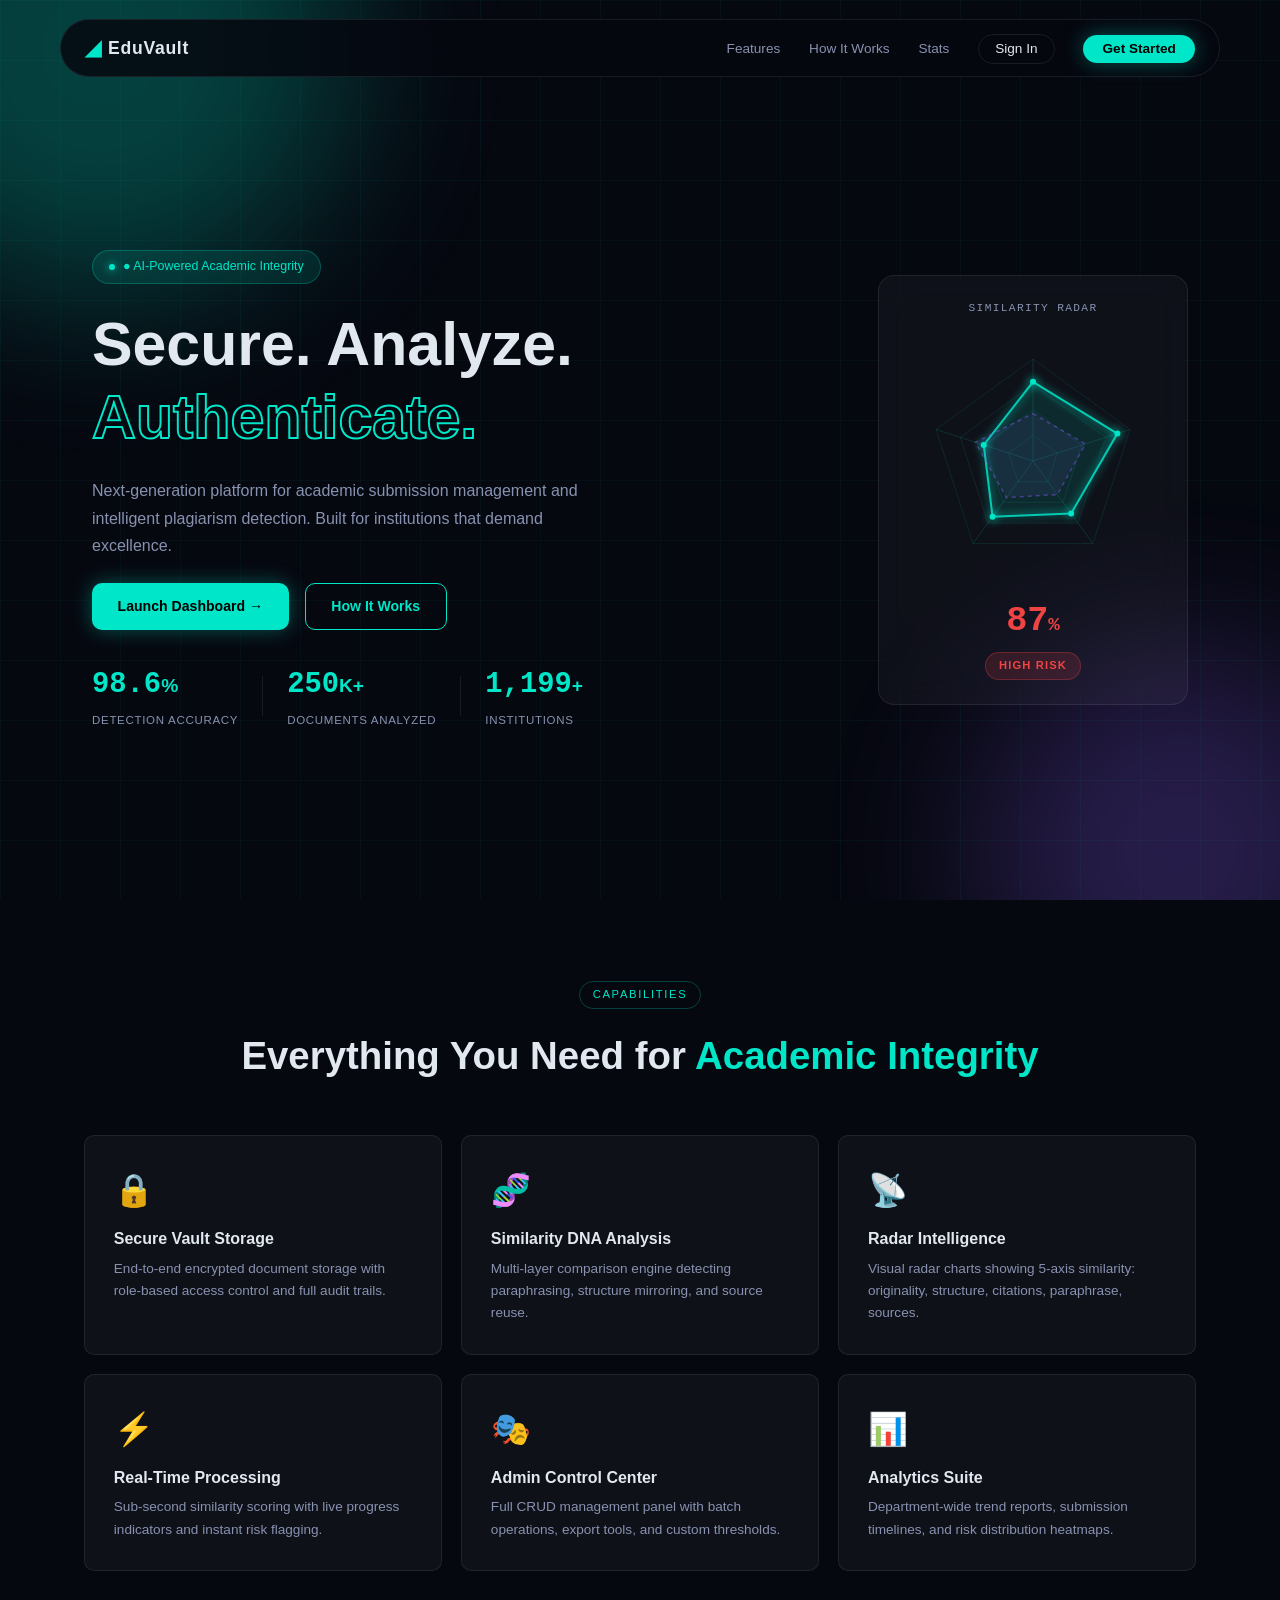
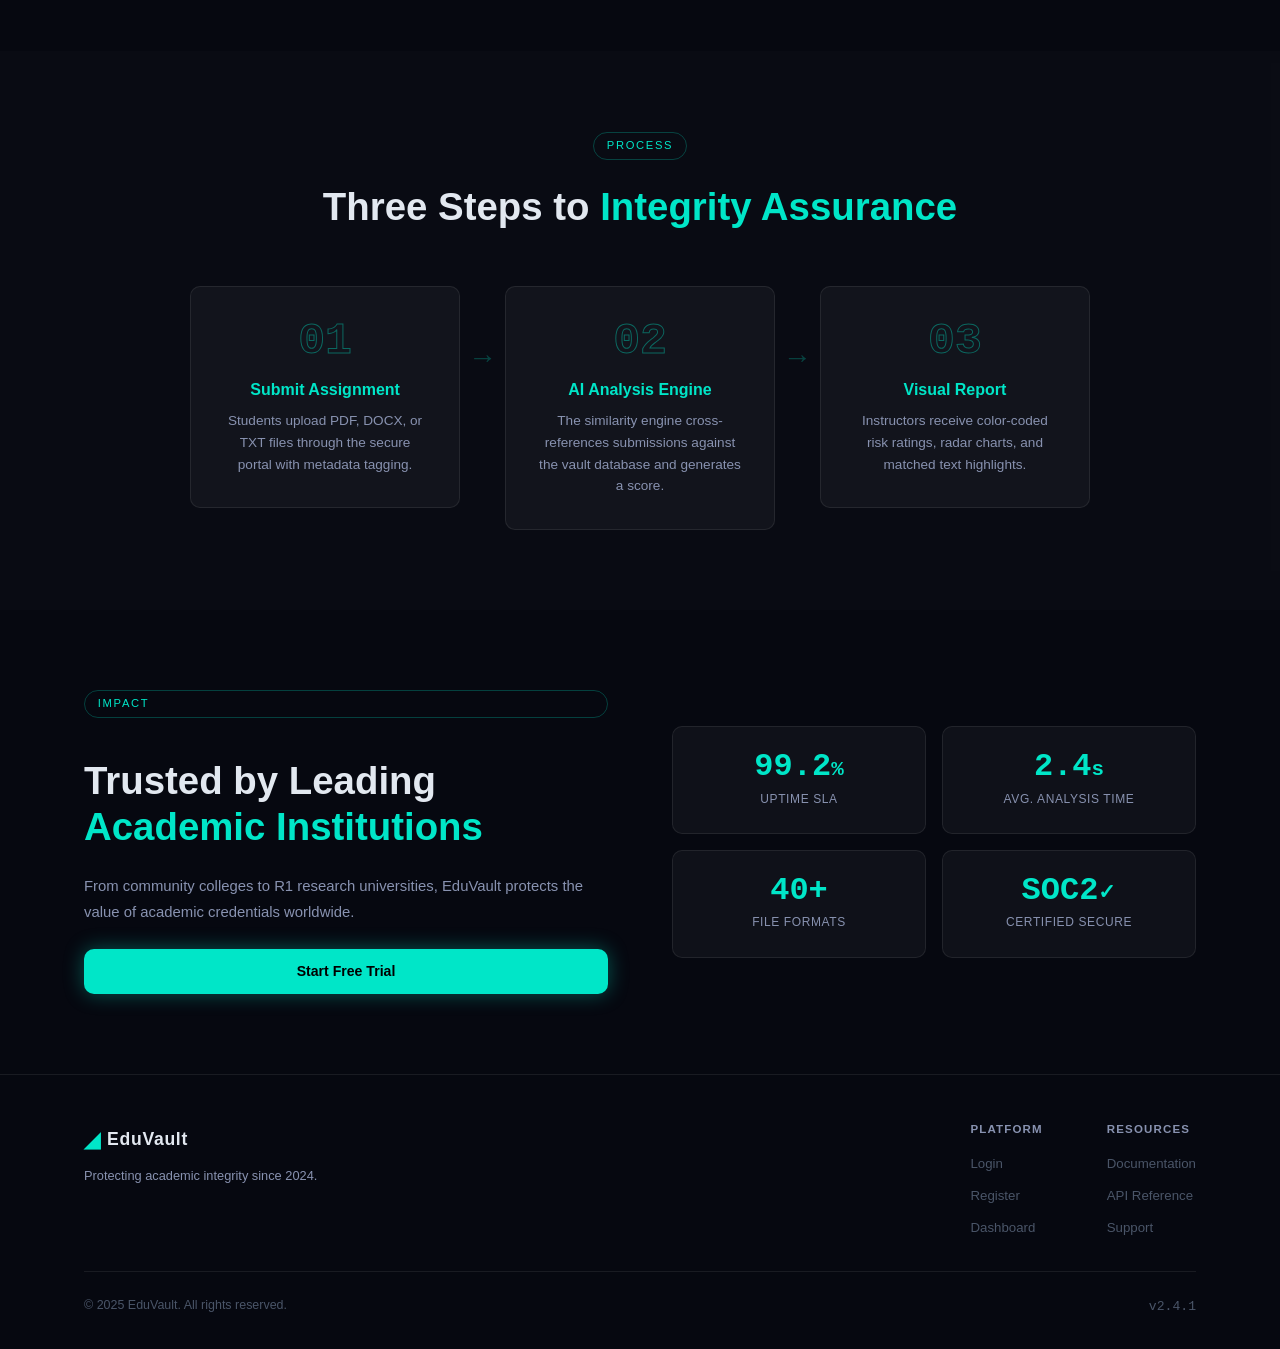
<file: index.html>
<!DOCTYPE html>
<html lang="en">
<head>
  <meta charset="UTF-8">
  <meta name="viewport" content="width=device-width, initial-scale=1.0">
  <title>EduVault – Academic Submission & Similarity Analyzer</title>
  <link rel="stylesheet" href="css/style.css">
</head>
<body>

<!-- NAV -->
<nav class="navbar" id="navbar">
  <div class="nav-container">
    <a href="index.html" class="logo">
      <span class="logo-hex">&#9698;</span> EduVault
    </a>
    <ul class="nav-links" id="navLinks">
      <li><a href="#features">Features</a></li>
      <li><a href="#how">How It Works</a></li>
      <li><a href="#stats">Stats</a></li>
      <li><a href="login.html" class="nav-login">Sign In</a></li>
      <li><a href="register.html" class="nav-signup">Get Started</a></li>
    </ul>
    <button class="hamburger" id="hamburger">
      <span></span><span></span><span></span>
    </button>
  </div>
</nav>

<!-- HERO -->
<section class="hero">
  <div class="hero-bg">
    <div class="hero-orb orb1"></div>
    <div class="hero-orb orb2"></div>
    <div class="grid-lines"></div>
  </div>
  <div class="hero-content">
    <span class="hero-badge">&#9679; AI-Powered Academic Integrity</span>
    <h1 class="hero-title">Secure. Analyze.<br><span class="accent">Authenticate.</span></h1>
    <p class="hero-desc">Next-generation platform for academic submission management and intelligent plagiarism detection. Built for institutions that demand excellence.</p>
    <div class="hero-btns">
      <a href="register.html" class="btn btn-primary">Launch Dashboard &rarr;</a>
      <a href="#how" class="btn btn-outline">How It Works</a>
    </div>
    <div class="hero-stats-row">
      <div class="hero-stat">
        <span class="stat-n" data-target="98.7" data-decimal="1">0</span><span class="stat-suf">%</span>
        <span class="stat-l">Detection Accuracy</span>
      </div>
      <div class="stat-sep"></div>
      <div class="hero-stat">
        <span class="stat-n" data-target="250" data-decimal="0">0</span><span class="stat-suf">K+</span>
        <span class="stat-l">Documents Analyzed</span>
      </div>
      <div class="stat-sep"></div>
      <div class="hero-stat">
        <span class="stat-n" data-target="1200" data-decimal="0">0</span><span class="stat-suf">+</span>
        <span class="stat-l">Institutions</span>
      </div>
    </div>
  </div>
  <div class="hero-visual">
    <div class="radar-card">
      <div class="radar-title">Similarity Radar</div>
      <canvas id="heroRadar" width="260" height="260"></canvas>
      <div class="radar-score">87<span>%</span></div>
      <div class="radar-risk high">HIGH RISK</div>
    </div>
  </div>
</section>

<!-- FEATURES -->
<section class="section" id="features">
  <div class="container">
    <div class="section-head">
      <span class="section-tag">Capabilities</span>
      <h2>Everything You Need for <em>Academic Integrity</em></h2>
    </div>
    <div class="features-grid">
      <div class="feature-card">
        <div class="feat-icon">&#128274;</div>
        <h3>Secure Vault Storage</h3>
        <p>End-to-end encrypted document storage with role-based access control and full audit trails.</p>
      </div>
      <div class="feature-card">
        <div class="feat-icon">&#129516;</div>
        <h3>Similarity DNA Analysis</h3>
        <p>Multi-layer comparison engine detecting paraphrasing, structure mirroring, and source reuse.</p>
      </div>
      <div class="feature-card">
        <div class="feat-icon">&#128225;</div>
        <h3>Radar Intelligence</h3>
        <p>Visual radar charts showing 5-axis similarity: originality, structure, citations, paraphrase, sources.</p>
      </div>
      <div class="feature-card">
        <div class="feat-icon">&#9889;</div>
        <h3>Real-Time Processing</h3>
        <p>Sub-second similarity scoring with live progress indicators and instant risk flagging.</p>
      </div>
      <div class="feature-card">
        <div class="feat-icon">&#127917;</div>
        <h3>Admin Control Center</h3>
        <p>Full CRUD management panel with batch operations, export tools, and custom thresholds.</p>
      </div>
      <div class="feature-card">
        <div class="feat-icon">&#128202;</div>
        <h3>Analytics Suite</h3>
        <p>Department-wide trend reports, submission timelines, and risk distribution heatmaps.</p>
      </div>
    </div>
  </div>
</section>

<!-- HOW IT WORKS -->
<section class="section section-dark" id="how">
  <div class="container">
    <div class="section-head">
      <span class="section-tag">Process</span>
      <h2>Three Steps to <em>Integrity Assurance</em></h2>
    </div>
    <div class="steps-row">
      <div class="step-card">
        <div class="step-num">01</div>
        <h3>Submit Assignment</h3>
        <p>Students upload PDF, DOCX, or TXT files through the secure portal with metadata tagging.</p>
      </div>
      <div class="step-arrow">&#8594;</div>
      <div class="step-card">
        <div class="step-num">02</div>
        <h3>AI Analysis Engine</h3>
        <p>The similarity engine cross-references submissions against the vault database and generates a score.</p>
      </div>
      <div class="step-arrow">&#8594;</div>
      <div class="step-card">
        <div class="step-num">03</div>
        <h3>Visual Report</h3>
        <p>Instructors receive color-coded risk ratings, radar charts, and matched text highlights.</p>
      </div>
    </div>
  </div>
</section>

<!-- STATS -->
<section class="section" id="stats">
  <div class="container">
    <div class="stats-layout">
      <div class="stats-text">
        <span class="section-tag">Impact</span>
        <h2>Trusted by Leading <em>Academic Institutions</em></h2>
        <p>From community colleges to R1 research universities, EduVault protects the value of academic credentials worldwide.</p>
        <a href="register.html" class="btn btn-primary">Start Free Trial</a>
      </div>
      <div class="stats-boxes">
        <div class="stat-box"><span class="big-num">99.2<em>%</em></span><span>Uptime SLA</span></div>
        <div class="stat-box"><span class="big-num">2.4<em>s</em></span><span>Avg. Analysis Time</span></div>
        <div class="stat-box"><span class="big-num">40+</span><span>File Formats</span></div>
        <div class="stat-box"><span class="big-num">SOC2<em>&#10003;</em></span><span>Certified Secure</span></div>
      </div>
    </div>
  </div>
</section>

<!-- FOOTER -->
<footer class="footer">
  <div class="container">
    <div class="footer-top">
      <div class="footer-brand">
        <span class="logo"><span class="logo-hex">&#9698;</span> EduVault</span>
        <p>Protecting academic integrity since 2024.</p>
      </div>
      <div class="footer-links">
        <div class="footer-col">
          <h4>Platform</h4>
          <a href="login.html">Login</a>
          <a href="register.html">Register</a>
          <a href="dashboard.html">Dashboard</a>
        </div>
        <div class="footer-col">
          <h4>Resources</h4>
          <a href="#">Documentation</a>
          <a href="#">API Reference</a>
          <a href="#">Support</a>
        </div>
      </div>
    </div>
    <div class="footer-bottom">
      <span>&copy; 2025 EduVault. All rights reserved.</span>
      <span class="mono">v2.4.1</span>
    </div>
  </div>
</footer>

<script src="js/main.js"></script>
</body>
</html>
</file>
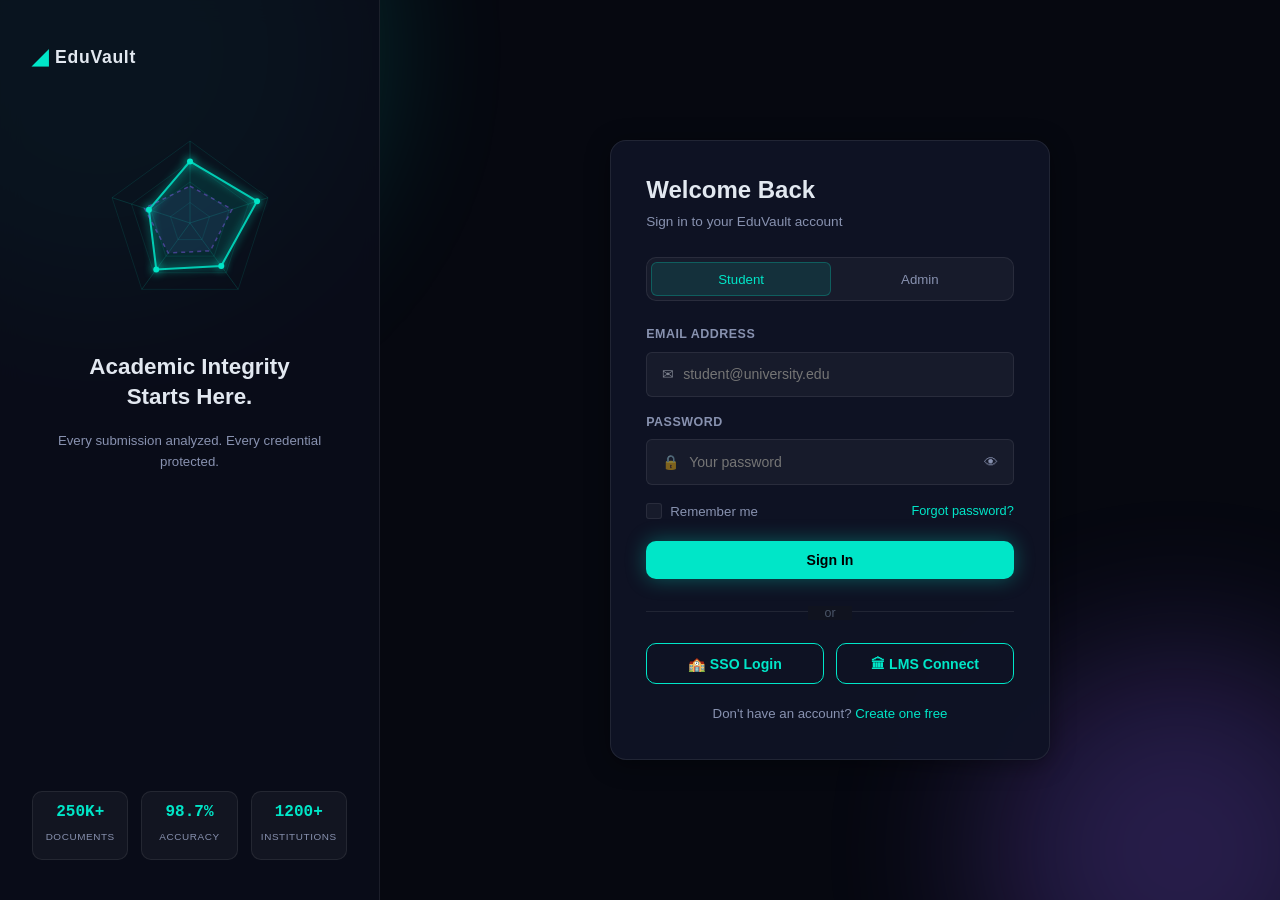
<file: dashboard.html>
<!DOCTYPE html>
<html lang="en">
<head>
  <meta charset="UTF-8">
  <meta name="viewport" content="width=device-width, initial-scale=1.0">
  <title>Dashboard – EduVault</title>
  <link rel="stylesheet" href="css/style.css">
  <link rel="stylesheet" href="css/dashboard.css">
</head>
<body class="dash-body">

<!-- SIDEBAR -->
<aside class="sidebar" id="sidebar">
  <div class="sidebar-head">
    <a href="index.html" class="logo"><span class="logo-hex">&#9698;</span> EduVault</a>
    <button class="sidebar-close" id="sidebarClose" onclick="closeSidebar()">&#10005;</button>
  </div>

  <div class="profile-card">
    <div class="avatar" id="sidebarAvatar">?</div>
    <div class="profile-info">
      <strong id="sidebarName">Loading...</strong>
      <span id="sidebarRole">—</span>
    </div>
    <span class="online-dot"></span>
  </div>

  <nav class="sidenav" id="sidenav">
    <!-- Populated by dashboard.js after role is fetched -->
  </nav>

  <div class="quota-box">
    <span>Storage Used</span>
    <div class="quota-track"><div class="quota-fill" style="width:34%"></div></div>
    <span class="mono">3.4 GB / 10 GB</span>
  </div>
</aside>

<!-- MAIN -->
<div class="main" id="mainContent">

  <!-- TOPBAR -->
  <header class="topbar">
    <button class="menu-btn" onclick="openSidebar()">&#9776;</button>
    <div class="topbar-search">
      <span>&#128269;</span>
      <input type="text" placeholder="Search assignments, students..." id="globalSearch">
    </div>
    <div class="topbar-right">
      <button class="notif-btn" onclick="toggleNotif()">
        &#128276; <span class="badge">3</span>
      </button>
      <div class="top-avatar" id="topAvatar">?</div>
    </div>
  </header>

  <!-- NOTIFICATION PANEL -->
  <div class="notif-panel" id="notifPanel" style="display:none">
    <div class="notif-head">
      Notifications <button onclick="toggleNotif()">&#10005;</button>
    </div>
    <div class="notif-item unread">
      <span class="notif-dot"></span>
      <div>
        <strong>High Similarity Detected</strong>
        <p>OS Lab Report scored 87% similarity</p>
        <small>2 min ago</small>
      </div>
    </div>
    <div class="notif-item unread">
      <span class="notif-dot"></span>
      <div>
        <strong>Submission Received</strong>
        <p>Data Structures assignment accepted</p>
        <small>1 hr ago</small>
      </div>
    </div>
    <div class="notif-item">
      <span class="notif-dot off"></span>
      <div>
        <strong>Grade Posted</strong>
        <p>Database Systems Project: A+</p>
        <small>Yesterday</small>
      </div>
    </div>
  </div>

  <!-- ===== PANEL: OVERVIEW ===== -->
  <div class="panel active" id="panel-overview">
    <div class="panel-head">
      <div>
        <h2>Overview</h2>
        <p id="overviewWelcome">Welcome back! Here's your snapshot.</p>
      </div>
      <span class="mono date-label">Friday, 09 May 2025</span>
    </div>

    <!-- KPI Row -->
    <div class="kpi-row">
      <div class="kpi-card blue">
        <div class="kpi-icon">&#128228;</div>
        <div class="kpi-body"><span class="kpi-num">12</span><span class="kpi-lbl">Total Submissions</span></div>
        <span class="kpi-badge up">+3 this week</span>
      </div>
      <div class="kpi-card green">
        <div class="kpi-icon">&#9989;</div>
        <div class="kpi-body"><span class="kpi-num">9</span><span class="kpi-lbl">Approved</span></div>
        <span class="kpi-badge up">75% pass</span>
      </div>
      <div class="kpi-card yellow">
        <div class="kpi-icon">&#9888;</div>
        <div class="kpi-body"><span class="kpi-num">2</span><span class="kpi-lbl">Under Review</span></div>
        <span class="kpi-badge warn">Flagged</span>
      </div>
      <div class="kpi-card red">
        <div class="kpi-icon">&#128680;</div>
        <div class="kpi-body"><span class="kpi-num">1</span><span class="kpi-lbl">High Similarity</span></div>
        <span class="kpi-badge down">Action needed</span>
      </div>
    </div>

    <!-- Charts -->
    <div class="charts-grid">
      <div class="chart-box wide">
        <div class="chart-head">
          <h3>Submission Timeline</h3>
          <div class="chart-legend">
            <span class="leg-dot cyan"></span> Submissions
            <span class="leg-dot green"></span> Approved
          </div>
        </div>
        <canvas id="timelineChart" height="180"></canvas>
      </div>
      <div class="chart-box">
        <div class="chart-head"><h3>Risk Distribution</h3></div>
        <canvas id="riskDonut" height="180"></canvas>
        <div class="donut-legend">
          <span class="leg-dot green"></span> Low
          <span class="leg-dot yellow"></span> Medium
          <span class="leg-dot red"></span> High
        </div>
      </div>
    </div>

    <!-- Recent Table -->
    <div class="table-box">
      <div class="table-head">
        <h3>Recent Submissions</h3>
        <button class="btn btn-ghost small" onclick="showPanel('submissions')">View All &rarr;</button>
      </div>
      <div class="table-wrap">
        <table class="data-table">
          <thead>
            <tr><th>Assignment</th><th>Course</th><th>Date</th><th>Similarity</th><th>Status</th><th>Action</th></tr>
          </thead>
          <tbody id="recentBody"></tbody>
        </table>
      </div>
    </div>
  </div>

  <!-- ===== PANEL: SUBMIT ===== -->
  <div class="panel" id="panel-submit">
    <div class="panel-head">
      <div><h2>Submit Assignment</h2><p>Upload your work securely for analysis</p></div>
    </div>
    <div class="submit-layout">
      <div class="submit-form box-card">
        <form id="uploadForm">
          <div class="form-group">
            <label>Assignment Title</label>
            <div class="input-group">
              <span class="input-icon">&#128221;</span>
              <input type="text" name="title" placeholder="e.g. Operating Systems Lab Report 3" required>
            </div>
          </div>
          <div class="form-row">
            <div class="form-group">
              <label>Course Code</label>
              <div class="input-group">
                <span class="input-icon">&#127979;</span>
                <input type="text" name="course" placeholder="CSC 401" required>
              </div>
            </div>
            <div class="form-group">
              <label>Assignment Type</label>
              <div class="input-group">
                <span class="input-icon">&#128193;</span>
                <select name="type">
                  <option>Lab Report</option>
                  <option>Research Paper</option>
                  <option>Project</option>
                  <option>Thesis Chapter</option>
                  <option>Essay</option>
                </select>
              </div>
            </div>
          </div>
          <div class="form-group">
            <label>Description (optional)</label>
            <textarea name="description" rows="3" placeholder="Brief description..."></textarea>
          </div>

          <!-- fileInput MUST be outside dropZone to avoid click-bubbling double-trigger -->
          <input type="file" id="fileInput" accept=".pdf,.doc,.docx,.txt" style="display:none">
          <div class="drop-zone" id="dropZone">
            <div class="drop-icon">&#128193;</div>
            <h4>Drag &amp; Drop your file here</h4>
            <p>or <label for="fileInput" class="link-text" onclick="event.stopPropagation()">browse files</label></p>
            <small>PDF, DOCX, TXT &bull; Max 25 MB</small>
          </div>

          <div class="file-preview" id="filePreview" style="display:none">
            <span>&#128196;</span>
            <div class="file-info">
              <span id="fileName">file.pdf</span>
              <span id="fileSize" class="mono">0 KB</span>
            </div>
            <button type="button" onclick="removeFile()">&#10005;</button>
          </div>

          <div class="progress-wrap" id="progressWrap" style="display:none">
            <div class="progress-track"><div class="progress-fill" id="progressFill"></div></div>
            <span id="progressLabel">Uploading... 0%</span>
          </div>

          <button type="submit" class="btn btn-primary full" id="uploadBtn" style="margin-top:1.5rem">
            &#128640; Submit &amp; Analyze
          </button>
        </form>
      </div>

      <div class="guidelines">
        <div class="box-card">
          <h3>&#128203; Submission Guidelines</h3>
          <ul>
            <li>&#8594; Submit only your original work</li>
            <li>&#8594; Accepted: PDF, DOCX, TXT</li>
            <li>&#8594; Max file size: 25 MB</li>
            <li>&#8594; Files are encrypted at rest</li>
            <li>&#8594; Analysis takes 10–30 seconds</li>
          </ul>
        </div>
        <div class="box-card">
          <h3>&#128300; Similarity Scale</h3>
          <div class="risk-scale">
            <div class="risk-row"><span class="badge-sim low">0–20%</span> Original work</div>
            <div class="risk-row"><span class="badge-sim med">21–50%</span> Needs review</div>
            <div class="risk-row"><span class="badge-sim high">51%+</span> High risk</div>
          </div>
        </div>
      </div>
    </div>
  </div>

  <!-- ===== PANEL: SUBMISSIONS ===== -->
  <div class="panel" id="panel-submissions">
    <div class="panel-head">
      <div><h2>My Submissions</h2><p>All your submitted assignments and analysis results</p></div>
      <button class="btn btn-primary" onclick="showPanel('submit')">+ New Submission</button>
    </div>

    <div class="filter-bar box-card">
      <div class="filter-search">
        <span>&#128269;</span>
        <input type="text" id="subSearch" placeholder="Search by title, course..." oninput="filterSubs()">
      </div>
      <div class="filter-selects">
        <select id="filterCourse" onchange="filterSubs()">
          <option value="">All Courses</option>
          <option>CSC 401</option><option>CSC 310</option>
          <option>CSC 201</option><option>NET 210</option>
        </select>
        <select id="filterStatus" onchange="filterSubs()">
          <option value="">All Status</option>
          <option>Approved</option><option>Under Review</option><option>Rejected</option>
        </select>
        <select id="filterRisk" onchange="filterSubs()">
          <option value="">All Risk</option>
          <option value="low">Low (&lt;20%)</option>
          <option value="med">Medium (20-50%)</option>
          <option value="high">High (&gt;50%)</option>
        </select>
        <button class="btn btn-ghost small" onclick="clearFilters()">Clear</button>
      </div>
    </div>

    <div class="table-box">
      <div class="table-wrap">
        <table class="data-table" id="subsTable">
          <thead>
            <tr>
              <th class="sortable" onclick="sortSubs(0)">Assignment &#8597;</th>
              <th class="sortable" onclick="sortSubs(1)">Course &#8597;</th>
              <th class="sortable" onclick="sortSubs(2)">Date &#8597;</th>
              <th class="sortable" onclick="sortSubs(3)">Similarity &#8597;</th>
              <th>AI Prob.</th>
              <th>Status</th>
              <th>Actions</th>
            </tr>
          </thead>
          <tbody id="subsBody"></tbody>
        </table>
      </div>
      <div class="table-foot">
        <span id="subCount" class="mono">Showing 8 entries</span>
        <div class="pagination">
          <button class="pg-btn active">1</button>
          <button class="pg-btn">2</button>
          <button class="pg-btn">3</button>
        </div>
      </div>
    </div>
  </div>

  <!-- ===== PANEL: SIMILARITY RADAR ===== -->
  <div class="panel" id="panel-similarity">
    <div class="panel-head">
      <div><h2>Similarity Radar</h2><p>Deep-dive similarity analysis and plagiarism risk assessment</p></div>
    </div>

    <div class="analysis-bar box-card">
      <label>Analyzing:</label>
      <select id="docSelect">
        <option value="">— Select a submission to analyze —</option>
      </select>
      <button class="btn btn-primary small" onclick="reanalyze()">&#8635; Re-analyze</button>
    </div>

    <!-- Score area -->
    <div class="score-area">
      <div class="score-ring-box box-card">
        <canvas id="scoreRing" width="200" height="200"></canvas>
        <div class="score-info">
          <span class="score-val" id="scoreVal">—</span>
          <span class="score-pct">%</span>
          <span class="score-lbl">Similarity</span>
        </div>
        <div class="risk-pill" id="riskPill">SELECT A FILE</div>
      </div>

      <div class="radar-box box-card">
        <canvas id="radarMain" width="280" height="280"></canvas>
        <h4>5-Axis Radar Analysis</h4>
      </div>

      <div class="metrics-box">
        <div class="metric box-card">
          <span class="m-name">Originality Score</span>
          <div class="m-track"><div class="m-fill" id="m1" style="width:13%;background:#ef4444"></div></div>
          <span class="m-val mono" id="mv1">13%</span>
        </div>
        <div class="metric box-card">
          <span class="m-name">Structural Match</span>
          <div class="m-track"><div class="m-fill" id="m2" style="width:82%;background:#ef4444"></div></div>
          <span class="m-val mono" id="mv2">82%</span>
        </div>
        <div class="metric box-card">
          <span class="m-name">Citation Integrity</span>
          <div class="m-track"><div class="m-fill" id="m3" style="width:45%;background:#eab308"></div></div>
          <span class="m-val mono" id="mv3">45%</span>
        </div>
        <div class="metric box-card">
          <span class="m-name">Paraphrase Index</span>
          <div class="m-track"><div class="m-fill" id="m4" style="width:71%;background:#ef4444"></div></div>
          <span class="m-val mono" id="mv4">71%</span>
        </div>
        <div class="metric box-card">
          <span class="m-name">Source Diversity</span>
          <div class="m-track"><div class="m-fill" id="m5" style="width:28%;background:#eab308"></div></div>
          <span class="m-val mono" id="mv5">28%</span>
        </div>
      </div>
    </div>

    <!-- Matches -->
    <div class="matches-box box-card">
      <h3>&#128269; Matched Segments</h3>
      <div id="matchList">
        <p style="color:#9090aa;font-size:13px;padding:8px 0">Select a submission above to view matched segments.</p>
      </div>
    </div>

    <!-- ===== AI DETECTION SECTION ===== -->
    <div class="ai-detect-section">

      <!-- Header bar -->
      <div class="ai-detect-header box-card">
        <div class="ai-detect-title">
          <span class="ai-icon">&#129302;</span>
          <div>
            <h3>AI-Generated Content Detection</h3>
            <p>Analyzes 8 linguistic features to detect AI-written text (ChatGPT, Gemini, Claude, etc.)</p>
          </div>
        </div>
        <button class="btn btn-primary" id="runAIBtn" onclick="runAIDetection()">
          &#129302; Run AI Detection
        </button>
      </div>

      <!-- Loading state -->
      <div class="ai-loading box-card" id="aiLoading" style="display:none">
        <div class="ai-loading-inner">
          <div class="ai-spinner"></div>
          <div>
            <strong id="aiLoadingMsg">Analyzing linguistic patterns...</strong>
            <p id="aiLoadingStep">Running 8 detection algorithms</p>
          </div>
        </div>
        <div class="ai-progress-track">
          <div class="ai-progress-fill" id="aiProgressFill"></div>
        </div>
      </div>

      <!-- Results -->
      <div class="ai-results" id="aiResults" style="display:none">

        <!-- Verdict card -->
        <div class="ai-verdict-card box-card" id="aiVerdictCard">
          <div class="ai-verdict-left">
            <div class="ai-prob-ring-wrap">
              <canvas id="aiRing" width="160" height="160"></canvas>
              <div class="ai-prob-center">
                <span id="aiProbNum">0</span>
                <span class="ai-prob-pct">%</span>
                <span class="ai-prob-lbl">AI Probability</span>
              </div>
            </div>
          </div>
          <div class="ai-verdict-right">
            <div class="ai-verdict-badge" id="aiVerdictBadge">—</div>
            <div class="ai-confidence">Confidence: <strong id="aiConfidence">—</strong></div>
            <p class="ai-note" id="aiNote">Run the detection to see results.</p>
            <div class="ai-word-count">Analyzed: <span id="aiWordCount">—</span> words</div>
          </div>
        </div>

        <!-- 8 Detectors -->
        <div class="ai-detectors-grid" id="aiDetectorsGrid">
          <!-- Populated by JS -->
        </div>

        <!-- Flagged phrases -->
        <div class="ai-flagged box-card" id="aiFlagged" style="display:none">
          <h4>&#9888; Flagged AI-Style Phrases</h4>
          <div id="aiFlaggedList"></div>
        </div>

      </div><!-- /ai-results -->

    </div><!-- /ai-detect-section -->
  </div><!-- /panel-similarity -->

  <!-- ===== PANEL: ADMIN ===== -->
  <div class="panel" id="panel-admin">
    <div class="panel-head">
      <div><h2>Admin Control Center</h2><p>Manage students, submissions, and system settings</p></div>
      <div style="display:flex;gap:.6rem">
        <button class="btn btn-ghost small" onclick="exportCSV()">&#128229; Export CSV</button>
        <button class="btn btn-primary small">+ Add Student</button>
      </div>
    </div>

    <!-- Admin KPIs -->
    <div class="kpi-row">
      <div class="kpi-card blue">
        <div class="kpi-icon">&#128101;</div>
        <div class="kpi-body"><span class="kpi-num">486</span><span class="kpi-lbl">Total Students</span></div>
        <span class="kpi-badge up">+24 this month</span>
      </div>
      <div class="kpi-card green">
        <div class="kpi-icon">&#128193;</div>
        <div class="kpi-body"><span class="kpi-num">3,241</span><span class="kpi-lbl">Submissions</span></div>
        <span class="kpi-badge up">All time</span>
      </div>
      <div class="kpi-card yellow">
        <div class="kpi-icon">&#9888;</div>
        <div class="kpi-body"><span class="kpi-num">47</span><span class="kpi-lbl">Flagged</span></div>
        <span class="kpi-badge warn">Needs review</span>
      </div>
      <div class="kpi-card purple">
        <div class="kpi-icon">&#127963;</div>
        <div class="kpi-body"><span class="kpi-num">12</span><span class="kpi-lbl">Departments</span></div>
        <span class="kpi-badge up">Active</span>
      </div>
    </div>

    <div class="table-box">
      <div class="table-head">
        <h3>All Submissions</h3>
        <div style="display:flex;gap:.6rem;flex-wrap:wrap">
          <input type="text" id="adminSearch" placeholder="&#128269; Search..." class="search-input" oninput="filterAdmin()">
          <select id="adminDept" onchange="filterAdmin()">
            <option value="">All Departments</option>
            <option>Computer Science</option>
            <option>Engineering</option>
            <option>Business</option>
          </select>
          <select id="adminRisk" onchange="filterAdmin()">
            <option value="">All Risk</option>
            <option value="low">Low</option>
            <option value="med">Medium</option>
            <option value="high">High</option>
          </select>
        </div>
      </div>
      <div class="table-wrap">
        <table class="data-table">
          <thead>
            <tr><th>Student</th><th>Assignment</th><th>Department</th><th>Date</th><th>Similarity</th><th>Status</th><th>Actions</th></tr>
          </thead>
          <tbody id="adminBody"></tbody>
        </table>
      </div>
    </div>
  </div>

  <!-- ===== PANEL: ANALYTICS ===== -->
  <div class="panel" id="panel-analytics">
    <div class="panel-head">
      <div><h2>Analytics Suite</h2><p>Institution-wide submission and integrity trends</p></div>
      <select class="btn btn-ghost small">
        <option>Last 7 days</option><option>Last 30 days</option>
        <option>Last 90 days</option><option>This year</option>
      </select>
    </div>
    <div class="analytics-grid">
      <div class="chart-box wide box-card">
        <div class="chart-head"><h3>Monthly Submissions vs Flags</h3></div>
        <canvas id="analyticsBar" height="200"></canvas>
      </div>
      <div class="chart-box box-card">
        <div class="chart-head"><h3>Risk by Department</h3></div>
        <canvas id="deptRadar" height="200"></canvas>
      </div>
      <div class="chart-box box-card">
        <div class="chart-head"><h3>Score Distribution</h3></div>
        <canvas id="histChart" height="200"></canvas>
      </div>
      <div class="chart-box box-card">
        <div class="chart-head"><h3>File Type Breakdown</h3></div>
        <canvas id="pieChart" height="200"></canvas>
      </div>
    </div>
  </div>

  <!-- ===== PANEL: SETTINGS ===== -->
  <div class="panel" id="panel-settings">
    <div class="panel-head">
      <div><h2>Account Settings</h2><p>Manage your profile and preferences</p></div>
    </div>
    <div class="settings-grid">
      <div class="box-card">
        <h3>Profile Information</h3>
        <div class="avatar-row">
          <div class="avatar big">JS</div>
          <button class="btn btn-ghost small">Change Photo</button>
        </div>
        <div class="form-group"><label>Full Name</label>
          <div class="input-group"><input type="text" value="John Smith"></div>
        </div>
        <div class="form-group"><label>Email</label>
          <div class="input-group"><input type="email" value="john@university.edu"></div>
        </div>
        <div class="form-group"><label>Student ID</label>
          <div class="input-group"><input type="text" value="STU-2024-042"></div>
        </div>
        <button class="btn btn-primary">Save Changes</button>
      </div>

      <div class="box-card">
        <h3>Notifications</h3>
        <div class="toggle-row"><span>Email on submission</span>
          <label class="toggle"><input type="checkbox" checked><span class="toggle-slider"></span></label>
        </div>
        <div class="toggle-row"><span>High similarity alerts</span>
          <label class="toggle"><input type="checkbox" checked><span class="toggle-slider"></span></label>
        </div>
        <div class="toggle-row"><span>Grade notifications</span>
          <label class="toggle"><input type="checkbox"><span class="toggle-slider"></span></label>
        </div>
        <div class="toggle-row"><span>Weekly digest</span>
          <label class="toggle"><input type="checkbox" checked><span class="toggle-slider"></span></label>
        </div>
      </div>

      <div class="box-card">
        <h3>Security</h3>
        <div class="form-group"><label>Current Password</label>
          <div class="input-group"><input type="password" placeholder="&#9679;&#9679;&#9679;&#9679;&#9679;&#9679;&#9679;&#9679;"></div>
        </div>
        <div class="form-group"><label>New Password</label>
          <div class="input-group"><input type="password" placeholder="Min 8 chars"></div>
        </div>
        <div class="form-group"><label>Confirm Password</label>
          <div class="input-group"><input type="password" placeholder="Repeat password"></div>
        </div>
        <button class="btn btn-primary">Update Password</button>
      </div>
    </div>
  </div>

</div><!-- /main -->

<script src="js/main.js"></script>
<script src="js/dashboard.js"></script>
<script src="js/upload.js"></script>
<script src="js/similarity.js"></script>
<script src="js/ai_detection.js"></script>
</body>
</html>
</file>
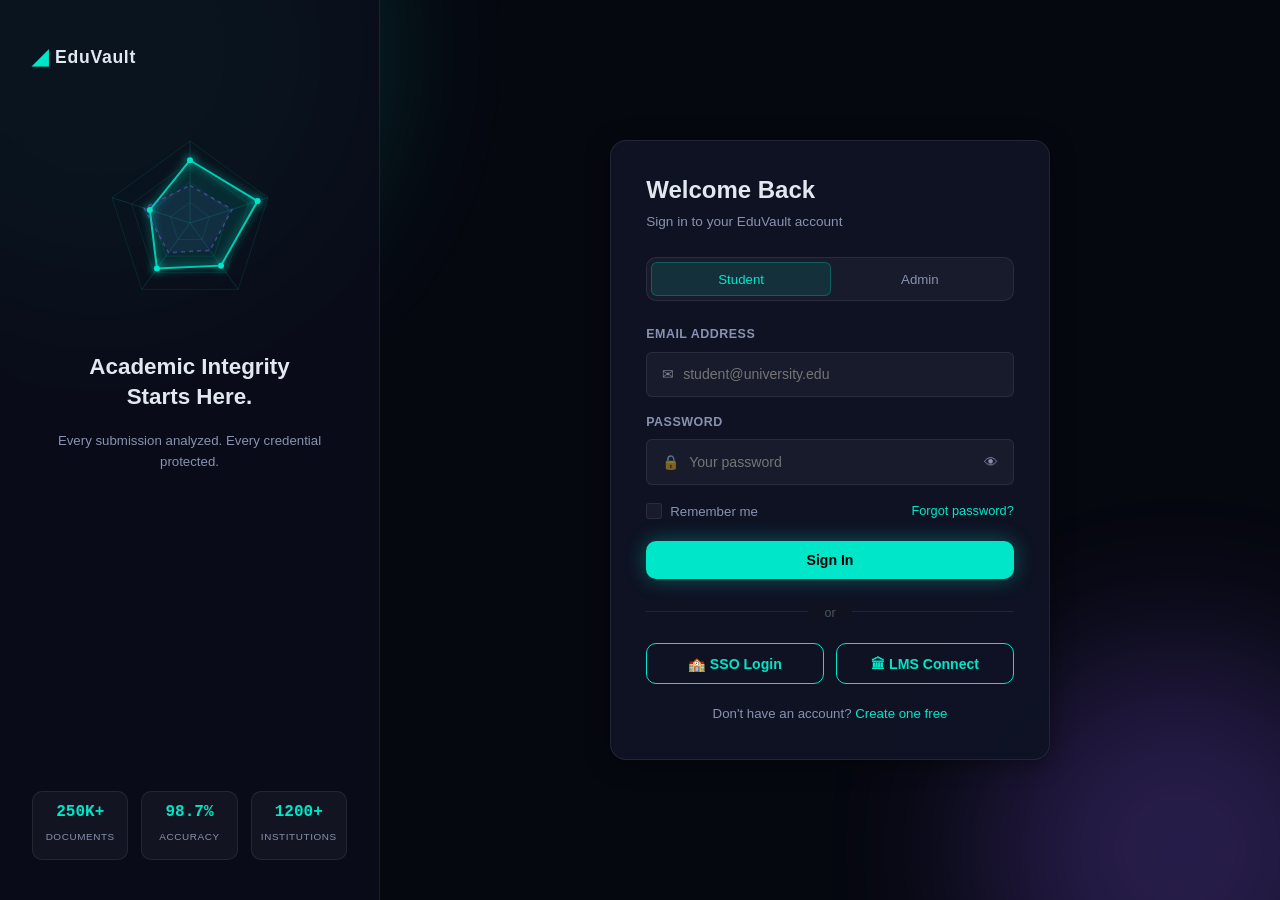
<file: login.html>
<!DOCTYPE html>
<html lang="en">
<head>
  <meta charset="UTF-8">
  <meta name="viewport" content="width=device-width, initial-scale=1.0">
  <title>Sign In – EduVault</title>
  <link rel="stylesheet" href="css/style.css">
  <link rel="stylesheet" href="css/auth.css">
</head>
<body class="auth-page">

<div class="auth-bg">
  <div class="hero-orb orb1"></div>
  <div class="hero-orb orb2"></div>
</div>

<div class="auth-wrap">
  <!-- Left panel -->
  <div class="auth-left">
    <a href="index.html" class="logo"><span class="logo-hex">&#9698;</span> EduVault</a>
    <div class="auth-tagline">
      <canvas id="authRadar" width="220" height="220"></canvas>
      <h2>Academic Integrity<br>Starts Here.</h2>
      <p>Every submission analyzed. Every credential protected.</p>
    </div>
    <div class="auth-mini-stats">
      <div class="mini-stat"><strong>250K+</strong><span>Documents</span></div>
      <div class="mini-stat"><strong>98.7%</strong><span>Accuracy</span></div>
      <div class="mini-stat"><strong>1200+</strong><span>Institutions</span></div>
    </div>
  </div>

  <!-- Right panel -->
  <div class="auth-right">
    <div class="auth-card">
      <h1>Welcome Back</h1>
      <p class="auth-sub">Sign in to your EduVault account</p>

      <!-- Role tabs -->
      <div class="role-tabs">
        <button class="role-tab active" onclick="setRole('student', this)">Student</button>
        <button class="role-tab" onclick="setRole('admin', this)">Admin</button>
      </div>

      <form id="loginForm" action="php/login.php" method="POST" onsubmit="handleLogin(event)">
        <input type="hidden" name="role" id="roleField" value="student">

        <div class="form-group">
          <label for="email">Email Address</label>
          <div class="input-group">
            <span class="input-icon">&#9993;</span>
            <input type="email" id="email" name="email" placeholder="student@university.edu" required>
          </div>
        </div>

        <div class="form-group">
          <label for="password">Password</label>
          <div class="input-group">
            <span class="input-icon">&#128274;</span>
            <input type="password" id="password" name="password" placeholder="Your password" required>
            <button type="button" class="pw-toggle" onclick="togglePw('password', this)">&#128065;</button>
          </div>
        </div>

        <div class="form-options">
          <label class="check-wrap">
            <input type="checkbox" name="remember">
            <span class="checkmark"></span>
            Remember me
          </label>
          <a href="#" class="link-small">Forgot password?</a>
        </div>

        <div id="loginError" class="form-error" style="display:none"></div>

        <button type="submit" class="btn btn-primary full" id="loginBtn">Sign In</button>
      </form>

      <div class="divider"><span>or</span></div>
      <div class="social-row">
        <button class="btn btn-outline half">&#127979; SSO Login</button>
        <button class="btn btn-outline half">&#127963; LMS Connect</button>
      </div>

      <p class="switch-link">Don't have an account? <a href="register.html">Create one free</a></p>
    </div>
  </div>
</div>

<script src="js/main.js"></script>
<script>
  function setRole(role, el) {
    document.querySelectorAll('.role-tab').forEach(t => t.classList.remove('active'));
    el.classList.add('active');
    document.getElementById('roleField').value = role;
  }

  function togglePw(id, btn) {
    var inp = document.getElementById(id);
    inp.type = inp.type === 'password' ? 'text' : 'password';
  }

  function handleLogin(e) {
    e.preventDefault();
    var btn  = document.getElementById('loginBtn');
    var err  = document.getElementById('loginError');
    var form = document.getElementById('loginForm');

    err.style.display = 'none';
    btn.textContent = 'Signing in…';
    btn.disabled = true;

    var data = new FormData(form);

    fetch('php/login.php', { method: 'POST', body: data })
      .then(function(r) { return r.json(); })
      .then(function(res) {
        if (res.success) {
          btn.textContent = '✔ Success!';
          window.location.href = 'dashboard.html';
        } else {
          err.textContent = res.message || 'Login failed.';
          err.style.display = 'block';
          btn.textContent = 'Sign In';
          btn.disabled = false;
        }
      })
      .catch(function() {
        err.textContent = 'Server error — make sure XAMPP (Apache + MySQL) is running.';
        err.style.display = 'block';
        btn.textContent = 'Sign In';
        btn.disabled = false;
      });
  }
</script>
</body>
</html>
</file>
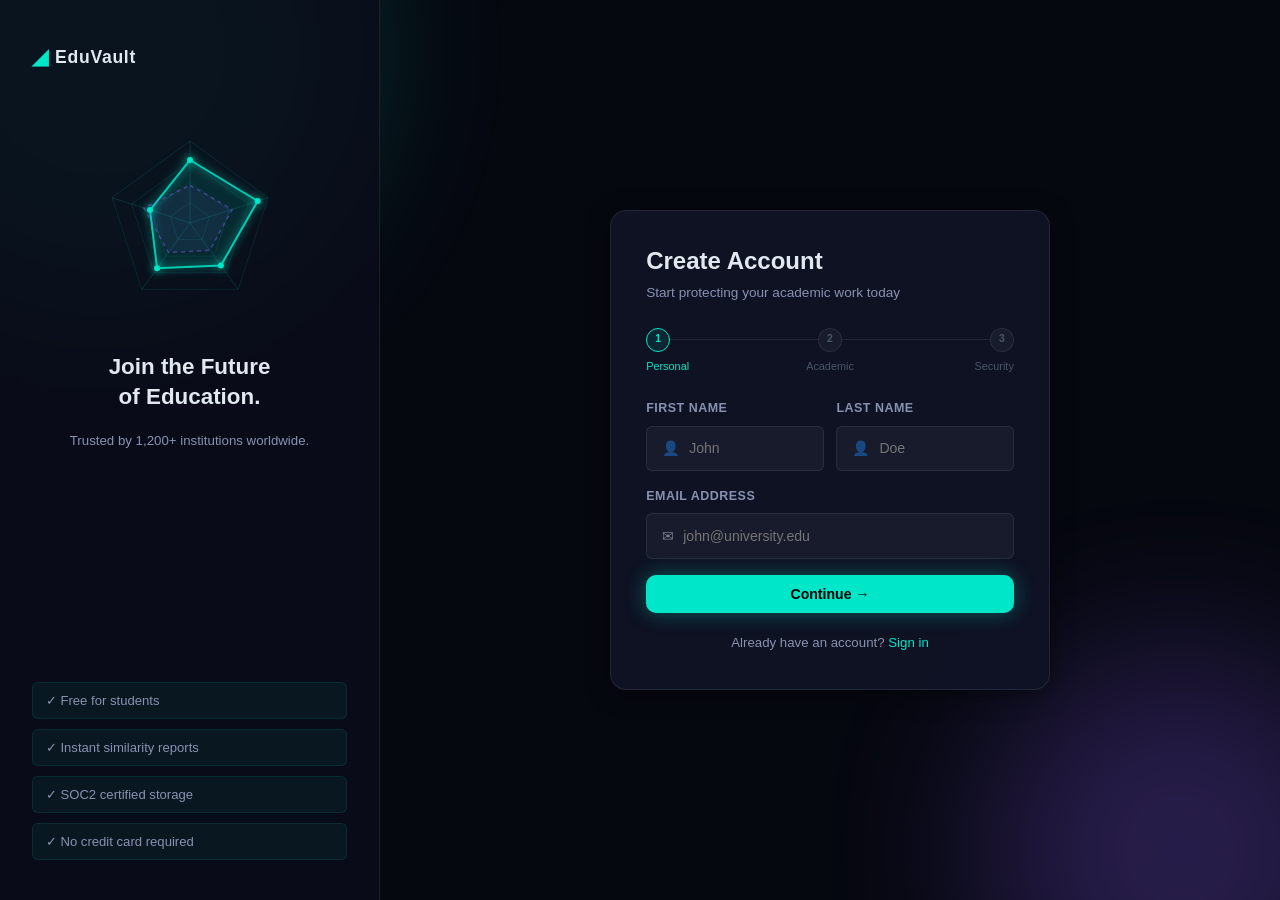
<file: register.html>
<!DOCTYPE html>
<html lang="en">
<head>
  <meta charset="UTF-8">
  <meta name="viewport" content="width=device-width, initial-scale=1.0">
  <title>Register – EduVault</title>
  <link rel="stylesheet" href="css/style.css">
  <link rel="stylesheet" href="css/auth.css">
</head>
<body class="auth-page">

<div class="auth-bg">
  <div class="hero-orb orb1"></div>
  <div class="hero-orb orb2"></div>
</div>

<div class="auth-wrap">
  <div class="auth-left">
    <a href="index.html" class="logo"><span class="logo-hex">&#9698;</span> EduVault</a>
    <div class="auth-tagline">
      <canvas id="authRadar" width="220" height="220"></canvas>
      <h2>Join the Future<br>of Education.</h2>
      <p>Trusted by 1,200+ institutions worldwide.</p>
    </div>
    <div class="perks">
      <div class="perk">&#10003; Free for students</div>
      <div class="perk">&#10003; Instant similarity reports</div>
      <div class="perk">&#10003; SOC2 certified storage</div>
      <div class="perk">&#10003; No credit card required</div>
    </div>
  </div>

  <div class="auth-right">
    <div class="auth-card">
      <h1>Create Account</h1>
      <p class="auth-sub">Start protecting your academic work today</p>

      <!-- Step indicator -->
      <div class="steps-indicator">
        <div class="step-dot active" id="dot1">1</div>
        <div class="step-line" id="line1"></div>
        <div class="step-dot" id="dot2">2</div>
        <div class="step-line" id="line2"></div>
        <div class="step-dot" id="dot3">3</div>
      </div>
      <div class="step-labels">
        <span class="active" id="lbl1">Personal</span>
        <span id="lbl2">Academic</span>
        <span id="lbl3">Security</span>
      </div>

      <form id="regForm" action="php/register.php" method="POST" onsubmit="handleRegister(event)">

        <!-- Step 1 -->
        <div class="form-step" id="step1" style="display:block">
          <div class="form-row">
            <div class="form-group">
              <label>First Name</label>
              <div class="input-group">
                <span class="input-icon">&#128100;</span>
                <input type="text" name="first_name" id="firstNameField" placeholder="John">
              </div>
            </div>
            <div class="form-group">
              <label>Last Name</label>
              <div class="input-group">
                <span class="input-icon">&#128100;</span>
                <input type="text" name="last_name" id="lastNameField" placeholder="Doe">
              </div>
            </div>
          </div>
          <div class="form-group">
            <label>Email Address</label>
            <div class="input-group">
              <span class="input-icon">&#9993;</span>
              <input type="email" name="email" id="emailField" placeholder="john@university.edu">
            </div>
          </div>
          <button type="button" class="btn btn-primary full" onclick="nextStep(2)">Continue &rarr;</button>
        </div>

        <!-- Step 2 -->
        <div class="form-step" id="step2" style="display:none">
          <div class="form-group">
            <label>Institution Name</label>
            <div class="input-group">
              <span class="input-icon">&#127963;</span>
              <input type="text" name="institution" id="institutionField" placeholder="University of Excellence">
            </div>
          </div>
          <div class="form-row">
            <div class="form-group">
              <label>Student ID</label>
              <div class="input-group">
                <span class="input-icon">#</span>
                <input type="text" name="student_id" placeholder="STU-2024-001 (optional)">
              </div>
            </div>
            <div class="form-group">
              <label>Department</label>
              <div class="input-group">
                <span class="input-icon">&#128218;</span>
                <select name="department">
                  <option value="">Select...</option>
                  <option>Computer Science</option>
                  <option>Engineering</option>
                  <option>Business</option>
                  <option>Law</option>
                  <option>Medicine</option>
                  <option>Arts &amp; Humanities</option>
                  <option>Other</option>
                </select>
              </div>
            </div>
          </div>
          <div class="btn-row">
            <button type="button" class="btn btn-outline" onclick="nextStep(1)">&larr; Back</button>
            <button type="button" class="btn btn-primary" onclick="nextStep(3)">Continue &rarr;</button>
          </div>
        </div>

        <!-- Step 3 -->
        <div class="form-step" id="step3" style="display:none">
          <div class="form-group">
            <label>Password</label>
            <div class="input-group">
              <span class="input-icon">&#128274;</span>
              <input type="password" name="password" id="regPw" placeholder="Min. 8 characters" oninput="checkStrength(this.value)">
              <button type="button" class="pw-toggle" onclick="togglePw('regPw', this)">&#128065;</button>
            </div>
            <div class="pw-strength-bar"><div class="pw-bar-fill" id="pwBar"></div></div>
            <span class="pw-label" id="pwLabel"></span>
          </div>
          <div class="form-group">
            <label>Confirm Password</label>
            <div class="input-group">
              <span class="input-icon">&#128274;</span>
              <input type="password" name="confirm_password" id="confirmPw" placeholder="Repeat password">
              <button type="button" class="pw-toggle" onclick="togglePw('confirmPw', this)">&#128065;</button>
            </div>
          </div>
          <label class="check-wrap" style="margin-bottom:1rem;display:flex">
            <input type="checkbox" id="termsCheck">
            <span class="checkmark"></span>
            I agree to the <a href="#" class="link-small" style="margin-left:4px">Terms &amp; Privacy</a>
          </label>
          <div id="regError" class="form-error" style="display:none"></div>
          <div class="btn-row">
            <button type="button" class="btn btn-outline" onclick="nextStep(2)">&larr; Back</button>
            <button type="submit" class="btn btn-primary" id="regBtn">Create Account</button>
          </div>
        </div>

      </form>

      <p class="switch-link">Already have an account? <a href="login.html">Sign in</a></p>
    </div>
  </div>
</div>

<script src="js/main.js"></script>
<script>
  function showError(msg) {
    var err = document.getElementById('regError');
    if (err) { err.textContent = msg; err.style.display = 'block'; }
    // scroll to error
    if (err) err.scrollIntoView({ behavior: 'smooth', block: 'center' });
  }
  function hideError() {
    var err = document.getElementById('regError');
    if (err) err.style.display = 'none';
  }

  function nextStep(n) {
    // Validate before moving forward
    if (n === 2) {
      var fn = document.getElementById('firstNameField').value.trim();
      var ln = document.getElementById('lastNameField').value.trim();
      var em = document.getElementById('emailField').value.trim();
      if (fn.length < 2) { showError('Please enter your first name (min 2 characters).'); return; }
      if (ln.length < 2) { showError('Please enter your last name (min 2 characters).'); return; }
      if (!em || !/^[^@]+@[^@]+\.[^@]+$/.test(em)) { showError('Please enter a valid email address.'); return; }
    }
    if (n === 3) {
      var inst = document.getElementById('institutionField').value.trim();
      if (inst.length < 2) { showError('Please enter your institution name.'); return; }
    }
    hideError();
    for (var i = 1; i <= 3; i++) {
      document.getElementById('step' + i).style.display = i === n ? 'block' : 'none';
      var dot = document.getElementById('dot' + i);
      var lbl = document.getElementById('lbl' + i);
      dot.className = 'step-dot' + (i <= n ? ' active' : '') + (i < n ? ' done' : '');
      lbl.className = i <= n ? 'active' : '';
    }
    if (n > 1) document.getElementById('line1').className = 'step-line active';
    if (n > 2) document.getElementById('line2').className = 'step-line active';
    if (n <= 1) document.getElementById('line1').className = 'step-line';
    if (n <= 2) document.getElementById('line2').className = 'step-line';
  }

  function togglePw(id, btn) {
    var inp = document.getElementById(id);
    inp.type = inp.type === 'password' ? 'text' : 'password';
  }

  function checkStrength(v) {
    var s = 0;
    if (v.length >= 8) s++;
    if (/[A-Z]/.test(v)) s++;
    if (/[0-9]/.test(v)) s++;
    if (/[^A-Za-z0-9]/.test(v)) s++;
    var colors = ['#ef4444','#f97316','#eab308','#22c55e'];
    var labels = ['Weak','Fair','Good','Strong'];
    var bar = document.getElementById('pwBar');
    var lbl = document.getElementById('pwLabel');
    bar.style.width = (s * 25) + '%';
    bar.style.background = colors[s - 1] || '#ef4444';
    lbl.textContent = labels[s - 1] || '';
  }

  function handleRegister(e) {
    e.preventDefault();
    var p   = document.getElementById('regPw').value;
    var c   = document.getElementById('confirmPw').value;
    var btn = document.getElementById('regBtn');
    var terms = document.getElementById('termsCheck');

    if (!terms.checked) { showError('Please agree to the Terms & Privacy to continue.'); return; }
    if (p.length < 8)   { showError('Password must be at least 8 characters.'); return; }
    if (p !== c)        { showError('Passwords do not match.'); return; }

    hideError();
    btn.textContent = 'Creating…';
    btn.disabled = true;

    var data = new FormData(document.getElementById('regForm'));

    fetch('php/register.php', { method: 'POST', body: data })
      .then(function(r) { return r.json(); })
      .then(function(res) {
        if (res.success) {
          btn.textContent = '✔ Account Created!';
          window.location.href = 'dashboard.html';
        } else {
          showError(res.message || 'Registration failed.');
          btn.textContent = 'Create Account';
          btn.disabled = false;
        }
      })
      .catch(function() {
        showError('Server error — make sure XAMPP (Apache + MySQL) is running.');
        btn.textContent = 'Create Account';
        btn.disabled = false;
      });
  }
</script>
</body>
</html>
</file>
<file: css/style.css>
/* =====================================================
   EduVault – style.css  (Simple, clean, no frameworks)
   ===================================================== */

/* ---------- RESET & BASE ---------- */
*, *::before, *::after { box-sizing: border-box; margin: 0; padding: 0; }
html { scroll-behavior: smooth; font-size: 16px; }

body {
  font-family: 'Segoe UI', Tahoma, Geneva, Verdana, sans-serif;
  background: #060810;
  color: #e2e8f0;
  line-height: 1.6;
  overflow-x: hidden;
}

a { text-decoration: none; color: inherit; }
img, canvas { max-width: 100%; display: block; }
button { cursor: pointer; font-family: inherit; }
input, select, textarea {
  font-family: inherit;
  color: #e2e8f0;
  font-size: 0.9rem;
}
select option { background: #0f1425; }
ul { list-style: none; }

/* ---------- CSS VARIABLES ---------- */
:root {
  --cyan:       #00e6c8;
  --cyan-bg:    rgba(0, 230, 200, 0.1);
  --cyan-border:rgba(0, 230, 200, 0.25);
  --purple:     #8b5cf6;
  --green:      #22c55e;
  --yellow:     #eab308;
  --red:        #ef4444;
  --orange:     #f97316;

  --bg:         #060810;
  --bg2:        #0b0e1a;
  --bg3:        #0f1425;
  --card:       rgba(255,255,255,0.04);
  --border:     rgba(255,255,255,0.08);
  --border-h:   rgba(0,230,200,0.3);

  --text:       #e2e8f0;
  --muted:      #8892b0;
  --dim:        #4a5568;

  --radius:     10px;
  --radius-sm:  6px;
  --radius-lg:  16px;

  --shadow:     0 4px 24px rgba(0,0,0,0.4);
  --glow-cyan:  0 0 20px rgba(0,230,200,0.35);
}

/* ---------- TYPOGRAPHY ---------- */
h1, h2, h3, h4 { line-height: 1.2; font-weight: 700; }
h1 { font-size: clamp(2rem, 5vw, 3.8rem); }
h2 { font-size: clamp(1.6rem, 3vw, 2.5rem); }
h3 { font-size: 1.1rem; }
p  { color: var(--muted); font-size: 0.93rem; }
.mono { font-family: 'Courier New', Courier, monospace; font-size: 0.82rem; }

/* ---------- LAYOUT ---------- */
.container {
  max-width: 1160px;
  margin: 0 auto;
  padding: 0 1.5rem;
}

/* ---------- BUTTONS ---------- */
.btn {
  display: inline-flex;
  align-items: center;
  justify-content: center;
  gap: 0.5rem;
  padding: 0.7rem 1.6rem;
  border-radius: var(--radius);
  font-size: 0.88rem;
  font-weight: 600;
  border: none;
  cursor: pointer;
  transition: all 0.25s ease;
  white-space: 5px;
  text-decoration: none;
}

.btn-primary {
  background: var(--cyan);
  color: #000;
  box-shadow: var(--glow-cyan);
}
.btn-primary:hover {
  background: #00ffd9;
  transform: translateY(-2px);
  box-shadow: 0 0 30px rgba(0,230,200,0.55);
}
.btn-primary:active { transform: translateY(0); }

.btn-outline {
  background: transparent;
  color: var(--cyan);
  border: 1px solid var(--cyan);
}
.btn-outline:hover {
  background: var(--cyan-bg);
  box-shadow: var(--glow-cyan);
}

.btn-ghost {
  background: transparent;
  color: var(--muted);
  border: 1px solid var(--border);
}
.btn-ghost:hover { color: var(--text); border-color: var(--border-h); }

.btn.full  { width: 100%; }
.btn.small { padding: 0.45rem 1rem; font-size: 0.78rem; }
.btn.half  { flex: 1; }
.btn-row   { display: flex; gap: 0.6rem; justify-content: flex-end; margin-top: 0.5rem; }

/* ---------- NAVBAR ---------- */
.navbar {
  position: fixed;
  top: 1.2rem;
  left: 50%;
  transform: translateX(-50%);
  width: calc(100% - 3rem);
  max-width: 1160px;
  z-index: 1000;
  background: rgba(6, 8, 16, 0.85);
  backdrop-filter: blur(18px);
  border: 1px solid var(--border);
  border-radius: 50px;
  padding: 0.7rem 1.5rem;
  transition: background 0.3s;
}
.nav-container {
  display: flex;
  align-items: center;
  gap: 1.5rem;
}
.logo {
  display: flex;
  align-items: center;
  gap: 0.4rem;
  font-size: 1.1rem;
  font-weight: 700;
  color: var(--text);
  letter-spacing: 0.04em;
  flex-shrink: 0;
}
.logo-hex { color: var(--cyan); font-size: 1.3rem; }

.nav-links {
  display: flex;
  align-items: center;
  gap: 1.8rem;
  margin-left: auto;
}
.nav-links li a {
  font-size: 0.85rem;
  color: var(--muted);
  transition: color 0.2s;
}
.nav-links li a:hover { color: var(--cyan); }
.nav-login {
  padding: 0.4rem 1rem;
  border: 1px solid var(--border);
  border-radius: 50px;
  color: var(--text) !important;
  transition: border-color 0.2s !important;
}
.nav-login:hover { border-color: var(--cyan) !important; }
.nav-signup {
  padding: 0.4rem 1.2rem;
  background: var(--cyan);
  color: #000 !important;
  border-radius: 50px;
  font-weight: 600;
  box-shadow: var(--glow-cyan);
  transition: transform 0.2s, box-shadow 0.2s !important;
}
.nav-signup:hover { transform: scale(1.04); box-shadow: 0 0 28px rgba(0,230,200,0.55) !important; }

.hamburger {
  display: none;
  flex-direction: column;
  gap: 5px;
  background: none;
  border: none;
  margin-left: auto;
  padding: 4px;
}
.hamburger span {
  display: block;
  width: 22px;
  height: 2px;
  background: var(--muted);
  border-radius: 2px;
  transition: 0.3s;
}

/* ---------- HERO ---------- */
.hero {
  position: relative;
  min-height: 100vh;
  display: flex;
  align-items: center;
  gap: 3rem;
  padding: 9rem 2rem 4rem;
  max-width: 1160px;
  margin: 0 auto;
  overflow: hidden;
}
.hero-bg {
  position: fixed;
  inset: 0;
  pointer-events: none;
  z-index: 0;
  overflow: hidden;
}
.hero-orb {
  position: absolute;
  border-radius: 50%;
  filter: blur(80px);
  opacity: 0.25;
}
.orb1 {
  width: 500px; height: 500px;
  background: var(--cyan);
  top: -200px; left: -150px;
  animation: orbFloat 8s ease-in-out infinite;
}
.orb2 {
  width: 400px; height: 400px;
  background: var(--purple);
  bottom: -150px; right: -100px;
  animation: orbFloat 10s ease-in-out infinite reverse;
}
@keyframes orbFloat {
  0%, 100% { transform: translate(0,0) scale(1); }
  50%       { transform: translate(30px, 20px) scale(1.05); }
}
.grid-lines {
  position: absolute;
  inset: 0;
  background-image:
    linear-gradient(rgba(0,230,200,0.04) 1px, transparent 1px),
    linear-gradient(90deg, rgba(0,230,200,0.04) 1px, transparent 1px);
  background-size: 60px 60px;
}

.hero-content {
  position: relative;
  z-index: 1;
  flex: 1;
  display: flex;
  flex-direction: column;
  gap: 1.5rem;
  animation: fadeUp 0.7s ease both;
}
.hero-badge {
  display: inline-flex;
  align-items: center;
  gap: 0.5rem;
  padding: 0.35rem 1rem;
  background: var(--cyan-bg);
  border: 1px solid var(--cyan-border);
  border-radius: 50px;
  font-size: 0.78rem;
  color: var(--cyan);
  width: fit-content;
}
.hero-badge::before {
  content: '';
  width: 6px; height: 6px;
  background: var(--cyan);
  border-radius: 50%;
  box-shadow: 0 0 8px var(--cyan);
  animation: pulse 2s infinite;
}
.hero-title { color: var(--text); }
.hero-title .accent {
  color: transparent;
  -webkit-text-stroke: 2px var(--cyan);
}
.hero-desc { max-width: 520px; font-size: 1rem; line-height: 1.7; }
.hero-btns { display: flex; gap: 1rem; flex-wrap: wrap; }

.hero-stats-row {
  display: flex;
  align-items: center;
  gap: 1.5rem;
  flex-wrap: wrap;
  padding-top: 0.5rem;
}
.hero-stat { text-align: left; }
.stat-n {
  font-size: 1.8rem;
  font-weight: 700;
  color: var(--cyan);
  font-family: 'Courier New', monospace;
}
.stat-suf { font-size: 1.2rem; color: var(--cyan); font-weight: 700; }
.stat-l { display: block; font-size: 0.72rem; color: var(--muted); text-transform: uppercase; letter-spacing: 0.06em; margin-top: 0.2rem; }
.stat-sep { width: 1px; height: 40px; background: var(--border); }

.hero-visual {
  position: relative;
  z-index: 1;
  flex-shrink: 0;
  animation: fadeUp 0.7s 0.2s ease both;
}
.radar-card {
  background: var(--card);
  border: 1px solid var(--border);
  border-radius: var(--radius-lg);
  backdrop-filter: blur(16px);
  padding: 1.5rem;
  text-align: center;
  display: flex;
  flex-direction: column;
  align-items: center;
  gap: 0.8rem;
  position: relative;
}
.radar-title {
  font-size: 0.7rem;
  letter-spacing: 0.12em;
  text-transform: uppercase;
  color: var(--muted);
  font-family: 'Courier New', monospace;
}
.radar-score {
  font-size: 2.2rem;
  font-weight: 700;
  color: var(--red);
  font-family: 'Courier New', monospace;
  line-height: 1;
}
.radar-score span { font-size: 1.2rem; }
.radar-risk {
  font-size: 0.7rem;
  font-weight: 700;
  letter-spacing: 0.1em;
  padding: 0.25rem 0.8rem;
  border-radius: 50px;
}
.radar-risk.high { background: rgba(239,68,68,0.15); color: var(--red); border: 1px solid rgba(239,68,68,0.3); }

/* ---------- SECTIONS ---------- */
.section { padding: 5rem 0; position: relative; z-index: 1; }
.section-dark { background: rgba(255,255,255,0.015); }

.section-head {
  text-align: center;
  margin-bottom: 3.5rem;
}
.section-tag {
  display: inline-block;
  font-size: 0.7rem;
  letter-spacing: 0.15em;
  text-transform: uppercase;
  color: var(--cyan);
  border: 1px solid var(--cyan-border);
  border-radius: 50px;
  padding: 0.25rem 0.8rem;
  margin-bottom: 1rem;
}
.section-head h2 { margin-top: 0.5rem; }
.section-head h2 em { font-style: normal; color: var(--cyan); }

/* ---------- FEATURES ---------- */
.features-grid {
  display: grid;
  grid-template-columns: repeat(3, 1fr);
  gap: 1.2rem;
}
.feature-card {
  background: var(--card);
  border: 1px solid var(--border);
  border-radius: var(--radius);
  padding: 1.8rem;
  transition: border-color 0.25s, transform 0.25s;
  position: relative;
  overflow: hidden;
}
.feature-card::after {
  content: '';
  position: absolute;
  bottom: 0; left: 0;
  width: 0; height: 2px;
  background: linear-gradient(90deg, var(--cyan), transparent);
  transition: width 0.4s ease;
}
.feature-card:hover { border-color: var(--cyan-border); transform: translateY(-4px); }
.feature-card:hover::after { width: 100%; }
.feat-icon { font-size: 2rem; margin-bottom: 0.8rem; display: block; }
.feature-card h3 { color: var(--text); margin-bottom: 0.6rem; font-size: 1rem; }
.feature-card p  { font-size: 0.85rem; line-height: 1.65; }

/* ---------- STEPS ---------- */
.steps-row {
  display: flex;
  align-items: flex-start;
  justify-content: center;
  gap: 0;
  max-width: 900px;
  margin: 0 auto;
}
.step-card {
  flex: 1;
  background: var(--card);
  border: 1px solid var(--border);
  border-radius: var(--radius);
  padding: 2rem;
  text-align: center;
}
.step-num {
  font-size: 2.8rem;
  font-weight: 700;
  color: transparent;
  -webkit-text-stroke: 1px rgba(0,230,200,0.4);
  line-height: 1;
  margin-bottom: 1rem;
  font-family: 'Courier New', monospace;
}
.step-card h3 { color: var(--cyan); margin-bottom: 0.7rem; font-size: 1rem; }
.step-card p  { font-size: 0.85rem; line-height: 1.6; }
.step-arrow {
  font-size: 1.8rem;
  color: var(--cyan-border);
  padding: 0 0.5rem;
  margin-top: 3rem;
  flex-shrink: 0;
}

/* ---------- STATS SECTION ---------- */
.stats-layout {
  display: grid;
  grid-template-columns: 1fr 1fr;
  gap: 4rem;
  align-items: center;
}
.stats-text { display: flex; flex-direction: column; gap: 1.5rem; }
.stats-text h2 em { font-style: normal; color: var(--cyan); }
.stats-text p { line-height: 1.7; }
.stats-boxes {
  display: grid;
  grid-template-columns: 1fr 1fr;
  gap: 1rem;
}
.stat-box {
  background: var(--card);
  border: 1px solid var(--border);
  border-radius: var(--radius);
  padding: 1.5rem;
  text-align: center;
  display: flex;
  flex-direction: column;
  gap: 0.4rem;
  transition: border-color 0.25s;
}
.stat-box:hover { border-color: var(--cyan-border); }
.big-num {
  font-size: 2rem;
  font-weight: 700;
  color: var(--cyan);
  line-height: 1;
  font-family: 'Courier New', monospace;
}
.big-num em { font-style: normal; font-size: 1.3rem; }
.stat-box span:last-child { font-size: 0.75rem; color: var(--muted); text-transform: uppercase; letter-spacing: 0.05em; }

/* ---------- FOOTER ---------- */
.footer {
  border-top: 1px solid var(--border);
  padding: 3rem 0 2rem;
  position: relative;
  z-index: 1;
}
.footer-top {
  display: flex;
  justify-content: space-between;
  gap: 3rem;
  flex-wrap: wrap;
  margin-bottom: 2rem;
}
.footer-brand { display: flex; flex-direction: column; gap: 0.6rem; }
.footer-brand p { font-size: 0.8rem; }
.footer-links { display: flex; gap: 4rem; }
.footer-col { display: flex; flex-direction: column; gap: 0.7rem; }
.footer-col h4 {
  font-size: 0.72rem;
  text-transform: uppercase;
  letter-spacing: 0.1em;
  color: var(--muted);
  margin-bottom: 0.3rem;
}
.footer-col a { font-size: 0.83rem; color: var(--dim); transition: color 0.2s; }
.footer-col a:hover { color: var(--cyan); }
.footer-bottom {
  display: flex;
  justify-content: space-between;
  align-items: center;
  border-top: 1px solid var(--border);
  padding-top: 1.5rem;
  font-size: 0.78rem;
  color: var(--dim);
}

/* ---------- FORM ELEMENTS (shared) ---------- */
.form-group { display: flex; flex-direction: column; gap: 0.4rem; margin-bottom: 1rem; }
.form-group label { font-size: 0.78rem; color: var(--muted); text-transform: uppercase; letter-spacing: 0.04em; font-weight: 600; }
.form-row { display: grid; grid-template-columns: 1fr 1fr; gap: 0.8rem; }

.input-group {
  display: flex;
  align-items: center;
  gap: 0.6rem;
  padding: 0.65rem 0.9rem;
  background: rgba(255,255,255,0.04);
  border: 1px solid var(--border);
  border-radius: var(--radius-sm);
  transition: border-color 0.2s, box-shadow 0.2s;
}
.input-group:focus-within {
  border-color: var(--cyan);
  box-shadow: 0 0 0 3px rgba(0,230,200,0.1);
}
.input-icon { font-size: 0.88rem; flex-shrink: 0; opacity: 0.5; }
.input-group input,
.input-group select { background: transparent; border: none; outline: none; font-size: 0.88rem; width: 100%; }

textarea {
  width: 100%;
  padding: 0.65rem 0.9rem;
  background: rgba(255,255,255,0.04);
  border: 1px solid var(--border);
  border-radius: var(--radius-sm);
  font-size: 0.88rem;
  color: var(--text);
  resize: vertical;
  transition: border-color 0.2s;
  outline: none;
}
textarea:focus { border-color: var(--cyan); }

/* Checkbox */
.check-wrap {
  display: flex;
  align-items: center;
  gap: 0.5rem;
  font-size: 0.83rem;
  color: var(--muted);
  cursor: pointer;
}
.check-wrap input[type=checkbox] { display: none; }
.checkmark {
  width: 16px; height: 16px;
  border: 1px solid var(--border);
  border-radius: 3px;
  background: var(--card);
  flex-shrink: 0;
  position: relative;
  transition: 0.2s;
}
.check-wrap input:checked + .checkmark { background: var(--cyan); border-color: var(--cyan); }
.check-wrap input:checked + .checkmark::after {
  content: '';
  position: absolute;
  top: 2px; left: 5px;
  width: 4px; height: 7px;
  border: 2px solid #000;
  border-top: none; border-left: none;
  transform: rotate(45deg);
}

/* Form error */
.form-error {
  padding: 0.65rem 0.9rem;
  background: rgba(239,68,68,0.1);
  border: 1px solid rgba(239,68,68,0.3);
  border-radius: var(--radius-sm);
  color: var(--red);
  font-size: 0.82rem;
  margin-top: 0.8rem;
}

/* Form options */
.form-options {
  display: flex;
  align-items: center;
  justify-content: space-between;
  margin-bottom: 1.2rem;
}
.link-small { font-size: 0.8rem; color: var(--cyan); }
.link-small:hover { text-decoration: underline; }

/* Divider */
.divider {
  text-align: center;
  position: relative;
  margin: 1.2rem 0;
}
.divider::before {
  content: '';
  position: absolute;
  top: 50%; left: 0; right: 0;
  height: 1px;
  background: var(--border);
}
.divider span {
  position: relative;
  background: #10131f;
  padding: 0 1rem;
  font-size: 0.78rem;
  color: var(--dim);
}

/* Social */
.social-row { display: flex; gap: 0.8rem; margin-bottom: 1.2rem; }

/* Switch link */
.switch-link {
  text-align: center;
  font-size: 0.83rem;
  color: var(--muted);
  margin-top: 1.2rem;
}
.switch-link a { color: var(--cyan); }
.switch-link a:hover { text-decoration: underline; }

/* ---------- BADGES ---------- */
.badge-sim {
  display: inline-block;
  padding: 0.18rem 0.65rem;
  border-radius: 50px;
  font-size: 0.78rem;
  font-weight: 700;
  font-family: 'Courier New', monospace;
}
.badge-sim.low, .sim-low  { background: rgba(34,197,94,0.12); color: var(--green); border: 1px solid rgba(34,197,94,0.3); }
.badge-sim.med, .sim-med  { background: rgba(234,179,8,0.12);  color: var(--yellow); border: 1px solid rgba(234,179,8,0.3); }
.badge-sim.high, .sim-high{ background: rgba(239,68,68,0.12);  color: var(--red);   border: 1px solid rgba(239,68,68,0.3); }

.status-approved { background: rgba(34,197,94,0.1);  color: var(--green);  padding: 0.18rem 0.65rem; border-radius: 50px; font-size: 0.72rem; font-weight: 600; text-transform: uppercase; }
.status-review   { background: rgba(234,179,8,0.1);  color: var(--yellow); padding: 0.18rem 0.65rem; border-radius: 50px; font-size: 0.72rem; font-weight: 600; text-transform: uppercase; }
.status-rejected { background: rgba(239,68,68,0.1);  color: var(--red);    padding: 0.18rem 0.65rem; border-radius: 50px; font-size: 0.72rem; font-weight: 600; text-transform: uppercase; }

/* ---------- DATA TABLE ---------- */
.data-table { width: 100%; border-collapse: collapse; font-size: 0.85rem; }
.data-table thead tr { border-bottom: 1px solid var(--border); }
.data-table th {
  padding: 0.8rem 1rem;
  text-align: left;
  font-size: 0.7rem;
  font-family: 'Courier New', monospace;
  letter-spacing: 0.08em;
  text-transform: uppercase;
  color: var(--muted);
  white-space: nowrap;
}
.data-table th.sortable { cursor: pointer; }
.data-table th.sortable:hover { color: var(--cyan); }
.data-table tbody tr { border-bottom: 1px solid rgba(255,255,255,0.03); transition: background 0.15s; }
.data-table tbody tr:hover { background: rgba(255,255,255,0.025); }
.data-table td { padding: 0.85rem 1rem; color: var(--muted); }
.data-table td:first-child { color: var(--text); }

.act-btn {
  padding: 0.28rem 0.7rem;
  font-size: 0.72rem;
  font-family: 'Courier New', monospace;
  background: var(--cyan-bg);
  color: var(--cyan);
  border: 1px solid var(--cyan-border);
  border-radius: var(--radius-sm);
  cursor: pointer;
  transition: background 0.2s;
}
.act-btn:hover { background: rgba(0,230,200,0.2); }
.act-btn.danger { background: rgba(239,68,68,0.1); color: var(--red); border-color: rgba(239,68,68,0.3); }
.act-btn.warn   { background: rgba(234,179,8,0.1); color: var(--yellow); border-color: rgba(234,179,8,0.3); }

/* ---------- ANIMATIONS ---------- */
@keyframes fadeUp {
  from { opacity: 0; transform: translateY(24px); }
  to   { opacity: 1; transform: translateY(0); }
}
@keyframes pulse {
  0%, 100% { opacity: 1; }
  50%       { opacity: 0.4; }
}
@keyframes spin {
  to { transform: rotate(360deg); }
}

/* ---------- RESPONSIVE ---------- */
@media (max-width: 900px) {
  .features-grid { grid-template-columns: 1fr 1fr; }
  .stats-layout  { grid-template-columns: 1fr; }
  .hero          { flex-direction: column; text-align: center; padding-top: 8rem; }
  .hero-badge    { margin: 0 auto; }
  .hero-btns     { justify-content: center; }
  .hero-stats-row{ justify-content: center; }
  .steps-row     { flex-direction: column; align-items: center; }
  .step-arrow    { transform: rotate(90deg); margin: 0; }
}
@media (max-width: 768px) {
  .nav-links     { display: none; }
  .hamburger     { display: flex; }
  .form-row      { grid-template-columns: 1fr; }
  .footer-links  { gap: 2rem; }
  .footer-bottom { flex-direction: column; gap: 0.5rem; }
}
@media (max-width: 580px) {
  .features-grid { grid-template-columns: 1fr; }
  .stats-boxes   { grid-template-columns: 1fr 1fr; }
  .hero-visual   { display: none; }
}
</file>
<file: css/dashboard.css>
/* =====================================================
   EduVault – dashboard.css
   ===================================================== */

.dash-body {
  background: var(--bg);
  display: flex;
  min-height: 100vh;
}

/* ---- SIDEBAR ---- */
.sidebar {
  width: 255px;
  min-height: 100vh;
  background: rgba(11,14,26,0.98);
  border-right: 1px solid var(--border);
  display: flex;
  flex-direction: column;
  padding: 1.2rem 0.8rem;
  gap: 1.2rem;
  position: fixed;
  top: 0; left: 0; bottom: 0;
  z-index: 300;
  overflow-y: auto;
  transition: transform 0.3s ease;
}
.sidebar::-webkit-scrollbar { width: 3px; }
.sidebar::-webkit-scrollbar-thumb { background: var(--border); }

.sidebar-head {
  display: flex;
  align-items: center;
  justify-content: space-between;
  padding: 0.3rem 0.5rem;
}
.sidebar-close {
  display: none;
  background: none;
  border: none;
  color: var(--muted);
  font-size: 1rem;
  padding: 0.3rem;
}

.profile-card {
  display: flex;
  align-items: center;
  gap: 0.7rem;
  padding: 0.8rem;
  background: var(--card);
  border: 1px solid var(--border);
  border-radius: var(--radius);
  position: relative;
}
.avatar {
  width: 36px; height: 36px;
  border-radius: 50%;
  background: linear-gradient(135deg, var(--cyan), var(--purple));
  display: flex;
  align-items: center;
  justify-content: center;
  font-size: 0.7rem;
  font-weight: 700;
  color: #000;
  flex-shrink: 0;
}
.avatar.big { width: 56px; height: 56px; font-size: 1rem; }
.profile-info { display: flex; flex-direction: column; }
.profile-info strong { font-size: 0.85rem; color: var(--text); }
.profile-info span   { font-size: 0.72rem; color: var(--muted); }
.online-dot {
  position: absolute;
  top: 0.7rem; right: 0.7rem;
  width: 8px; height: 8px;
  background: var(--green);
  border-radius: 50%;
  box-shadow: 0 0 6px var(--green);
  animation: pulse 2s infinite;
}

.sidenav {
  display: flex;
  flex-direction: column;
  gap: 0.15rem;
  flex: 1;
}
.nav-label {
  font-size: 0.62rem;
  letter-spacing: 0.12em;
  text-transform: uppercase;
  color: var(--dim);
  padding: 0.7rem 0.7rem 0.2rem;
}
.nav-item {
  display: flex;
  align-items: center;
  gap: 0.65rem;
  padding: 0.65rem 0.8rem;
  border-radius: var(--radius-sm);
  font-size: 0.85rem;
  color: var(--muted);
  cursor: pointer;
  transition: background 0.15s, color 0.15s;
  text-decoration: none;
}
.nav-item:hover { background: rgba(255,255,255,0.05); color: var(--text); }
.nav-item.active {
  background: var(--cyan-bg);
  color: var(--cyan);
  border: 1px solid var(--cyan-border);
}
.nav-item.logout:hover { color: var(--red); }

.quota-box {
  background: var(--card);
  border: 1px solid var(--border);
  border-radius: var(--radius);
  padding: 0.9rem;
  display: flex;
  flex-direction: column;
  gap: 0.4rem;
  font-size: 0.72rem;
  color: var(--muted);
}
.quota-track {
  height: 4px;
  background: rgba(255,255,255,0.07);
  border-radius: 50px;
  overflow: hidden;
}
.quota-fill {
  height: 100%;
  background: linear-gradient(90deg, var(--cyan), var(--purple));
  border-radius: 50px;
}

/* ---- MAIN ---- */
.main {
  margin-left: 255px;
  flex: 1;
  display: flex;
  flex-direction: column;
  min-height: 100vh;
  position: relative;
}

/* ---- TOPBAR ---- */
.topbar {
  display: flex;
  align-items: center;
  gap: 1rem;
  padding: 0.8rem 1.5rem;
  background: rgba(6,8,16,0.92);
  backdrop-filter: blur(20px);
  border-bottom: 1px solid var(--border);
  position: sticky;
  top: 0;
  z-index: 200;
}
.menu-btn {
  display: none;
  background: none;
  border: none;
  font-size: 1.2rem;
  color: var(--muted);
  flex-shrink: 0;
}
.topbar-search {
  flex: 1;
  max-width: 480px;
  display: flex;
  align-items: center;
  gap: 0.6rem;
  padding: 0.5rem 0.9rem;
  background: var(--card);
  border: 1px solid var(--border);
  border-radius: var(--radius);
  transition: border-color 0.2s;
}
.topbar-search:focus-within { border-color: var(--cyan); }
.topbar-search input { background: none; border: none; outline: none; font-size: 0.85rem; color: var(--text); }
.topbar-search input::placeholder { color: var(--dim); }
.topbar-right {
  display: flex;
  align-items: center;
  gap: 0.8rem;
  margin-left: auto;
}
.notif-btn {
  position: relative;
  background: none;
  border: none;
  font-size: 1.05rem;
  color: var(--muted);
  padding: 0.3rem;
  transition: color 0.2s;
}
.notif-btn:hover { color: var(--text); }
.badge {
  position: absolute;
  top: 0; right: 0;
  background: var(--red);
  color: #fff;
  font-size: 0.58rem;
  font-weight: 700;
  width: 14px; height: 14px;
  border-radius: 50%;
  display: flex;
  align-items: center;
  justify-content: center;
}
.top-avatar {
  width: 32px; height: 32px;
  border-radius: 50%;
  background: linear-gradient(135deg, var(--cyan), var(--purple));
  display: flex;
  align-items: center;
  justify-content: center;
  font-size: 0.65rem;
  font-weight: 700;
  color: #000;
  border: 2px solid var(--cyan);
  cursor: pointer;
}

/* ---- NOTIFICATION PANEL ---- */
.notif-panel {
  position: absolute;
  top: 3.8rem; right: 1.5rem;
  width: 320px;
  background: var(--bg3);
  border: 1px solid var(--border);
  border-radius: var(--radius);
  z-index: 500;
  overflow: hidden;
  box-shadow: var(--shadow);
}
.notif-head {
  display: flex;
  justify-content: space-between;
  align-items: center;
  padding: 0.9rem 1.1rem;
  border-bottom: 1px solid var(--border);
  font-size: 0.85rem;
  font-weight: 600;
}
.notif-head button { background: none; border: none; color: var(--muted); cursor: pointer; }
.notif-item {
  display: flex;
  gap: 0.7rem;
  padding: 0.9rem 1.1rem;
  border-bottom: 1px solid rgba(255,255,255,0.03);
  transition: background 0.15s;
}
.notif-item:hover { background: rgba(255,255,255,0.03); }
.notif-item.unread { background: rgba(0,230,200,0.025); }
.notif-dot {
  width: 8px; height: 8px;
  border-radius: 50%;
  background: var(--cyan);
  box-shadow: 0 0 6px var(--cyan);
  flex-shrink: 0;
  margin-top: 0.25rem;
}
.notif-dot.off { background: var(--dim); box-shadow: none; }
.notif-item strong { font-size: 0.82rem; color: var(--text); display: block; }
.notif-item p { font-size: 0.78rem; color: var(--muted); margin: 0.15rem 0; }
.notif-item small { font-size: 0.68rem; color: var(--dim); }

/* ---- PANELS ---- */
.panel {
  display: none;
  flex-direction: column;
  gap: 1.3rem;
  padding: 1.8rem 1.5rem;
  flex: 1;
}
.panel.active {
  display: flex;
  animation: fadeUp 0.35s ease both;
}
.panel-head {
  display: flex;
  align-items: flex-start;
  justify-content: space-between;
  flex-wrap: wrap;
  gap: 1rem;
}
.panel-head h2 { font-size: 1.4rem; }
.panel-head p  { font-size: 0.83rem; color: var(--muted); margin-top: 0.2rem; }
.date-label    { font-size: 0.72rem; color: var(--dim); white-space: nowrap; }

/* ---- CARD BASE ---- */
.box-card {
  background: var(--card);
  border: 1px solid var(--border);
  border-radius: var(--radius);
  transition: border-color 0.2s;
}
.box-card:hover { border-color: rgba(255,255,255,0.12); }

/* ---- KPI ROW ---- */
.kpi-row {
  display: grid;
  grid-template-columns: repeat(4, 1fr);
  gap: 1rem;
}
.kpi-card {
  background: var(--card);
  border: 1px solid var(--border);
  border-radius: var(--radius);
  padding: 1.2rem 1.3rem;
  display: flex;
  align-items: center;
  gap: 0.9rem;
  position: relative;
  overflow: hidden;
  transition: border-color 0.2s, transform 0.2s;
}
.kpi-card:hover { transform: translateY(-2px); }
.kpi-card::before {
  content: '';
  position: absolute;
  left: 0; top: 0; bottom: 0;
  width: 3px;
}
.kpi-card.blue::before   { background: var(--cyan); }
.kpi-card.green::before  { background: var(--green); }
.kpi-card.yellow::before { background: var(--yellow); }
.kpi-card.red::before    { background: var(--red); }
.kpi-card.purple::before { background: var(--purple); }
.kpi-card.blue   { border-color: rgba(0,230,200,0.12); }
.kpi-card.green  { border-color: rgba(34,197,94,0.12); }
.kpi-card.yellow { border-color: rgba(234,179,8,0.12); }
.kpi-card.red    { border-color: rgba(239,68,68,0.12); }
.kpi-card.purple { border-color: rgba(139,92,246,0.12); }

.kpi-icon { font-size: 1.5rem; flex-shrink: 0; }
.kpi-body { flex: 1; }
.kpi-num  { display: block; font-size: 1.7rem; font-weight: 700; color: var(--text); line-height: 1; font-family: 'Courier New', monospace; }
.kpi-lbl  { display: block; font-size: 0.72rem; color: var(--muted); margin-top: 0.25rem; }
.kpi-badge {
  font-size: 0.68rem;
  padding: 0.18rem 0.55rem;
  border-radius: 50px;
  white-space: nowrap;
  align-self: flex-start;
}
.kpi-badge.up   { background: rgba(34,197,94,0.1);  color: var(--green); }
.kpi-badge.down { background: rgba(239,68,68,0.1);  color: var(--red); }
.kpi-badge.warn { background: rgba(234,179,8,0.1);  color: var(--yellow); }

/* ---- CHARTS ---- */
.charts-grid {
  display: grid;
  grid-template-columns: 2fr 1fr;
  gap: 1rem;
}
.chart-box {
  background: var(--card);
  border: 1px solid var(--border);
  border-radius: var(--radius);
  padding: 1.3rem;
  display: flex;
  flex-direction: column;
  gap: 0.8rem;
}
.chart-head {
  display: flex;
  align-items: center;
  justify-content: space-between;
}
.chart-head h3 {
  font-size: 0.82rem;
  font-weight: 600;
  text-transform: uppercase;
  letter-spacing: 0.06em;
  color: var(--text);
}
.chart-legend {
  display: flex;
  align-items: center;
  gap: 0.5rem;
  font-size: 0.72rem;
  color: var(--muted);
}
.leg-dot {
  width: 7px; height: 7px;
  border-radius: 50%;
  display: inline-block;
  flex-shrink: 0;
}
.leg-dot.cyan   { background: var(--cyan); }
.leg-dot.green  { background: var(--green); }
.leg-dot.yellow { background: var(--yellow); }
.leg-dot.red    { background: var(--red); }
.donut-legend {
  display: flex;
  align-items: center;
  gap: 0.8rem;
  font-size: 0.72rem;
  color: var(--muted);
  justify-content: center;
}

/* ---- TABLE BOX ---- */
.table-box {
  background: var(--card);
  border: 1px solid var(--border);
  border-radius: var(--radius);
  overflow: hidden;
}
.table-head {
  display: flex;
  align-items: center;
  justify-content: space-between;
  padding: 1rem 1.2rem;
  border-bottom: 1px solid var(--border);
  flex-wrap: wrap;
  gap: 0.8rem;
}
.table-head h3 {
  font-size: 0.85rem;
  font-weight: 600;
  text-transform: uppercase;
  letter-spacing: 0.06em;
}
.table-wrap { overflow-x: auto; }
.table-foot {
  display: flex;
  align-items: center;
  justify-content: space-between;
  padding: 0.8rem 1.2rem;
  border-top: 1px solid var(--border);
  font-size: 0.75rem;
  color: var(--muted);
}
.pagination { display: flex; gap: 0.3rem; }
.pg-btn {
  width: 30px; height: 30px;
  border-radius: var(--radius-sm);
  background: var(--card);
  border: 1px solid var(--border);
  color: var(--muted);
  font-size: 0.76rem;
  cursor: pointer;
  transition: 0.15s;
}
.pg-btn.active { background: var(--cyan-bg); border-color: var(--cyan); color: var(--cyan); }
.pg-btn:hover  { background: rgba(255,255,255,0.06); color: var(--text); }

/* ---- FILTER BAR ---- */
.filter-bar {
  display: flex;
  align-items: center;
  gap: 0.8rem;
  padding: 0.9rem 1.1rem;
  flex-wrap: wrap;
}
.filter-search {
  flex: 1;
  min-width: 180px;
  display: flex;
  align-items: center;
  gap: 0.5rem;
  padding: 0.5rem 0.8rem;
  background: rgba(255,255,255,0.04);
  border: 1px solid var(--border);
  border-radius: var(--radius-sm);
  transition: border-color 0.2s;
}
.filter-search:focus-within { border-color: var(--cyan); }
.filter-search input { background: none; border: none; outline: none; font-size: 0.85rem; color: var(--text); }
.filter-selects { display: flex; gap: 0.5rem; flex-wrap: wrap; }
.filter-selects select {
  padding: 0.48rem 0.8rem;
  background: var(--card);
  border: 1px solid var(--border);
  border-radius: var(--radius-sm);
  font-size: 0.8rem;
  color: var(--muted);
  cursor: pointer;
  outline: none;
  transition: border-color 0.2s;
}
.filter-selects select:hover { border-color: var(--cyan); }
.search-input {
  padding: 0.48rem 0.8rem;
  background: var(--card);
  border: 1px solid var(--border);
  border-radius: var(--radius-sm);
  font-size: 0.8rem;
  color: var(--text);
  outline: none;
  transition: border-color 0.2s;
  width: 180px;
}
.search-input:focus { border-color: var(--cyan); }

/* ---- SUBMIT PANEL ---- */
.submit-layout {
  display: grid;
  grid-template-columns: 1fr 320px;
  gap: 1.3rem;
}
.submit-form { padding: 1.5rem; }
.drop-zone {
  border: 2px dashed var(--border);
  border-radius: var(--radius);
  padding: 2.5rem 1.5rem;
  text-align: center;
  cursor: pointer;
  margin: 0.8rem 0;
  transition: border-color 0.2s, background 0.2s;
}
.drop-zone:hover, .drop-zone.drag-over {
  border-color: var(--cyan);
  background: var(--cyan-bg);
}
.drop-icon { font-size: 2.2rem; display: block; margin-bottom: 0.7rem; }
.drop-zone h4 { font-size: 0.95rem; margin-bottom: 0.4rem; color: var(--text); }
.drop-zone p  { font-size: 0.82rem; color: var(--muted); }
.drop-zone small { display: block; margin-top: 0.6rem; font-size: 0.7rem; color: var(--dim); }
.link-text { color: var(--cyan); text-decoration: underline; cursor: pointer; }

.file-preview {
  display: flex;
  align-items: center;
  gap: 0.8rem;
  padding: 0.8rem 1rem;
  background: var(--cyan-bg);
  border: 1px solid var(--cyan-border);
  border-radius: var(--radius-sm);
  margin: 0.5rem 0;
  font-size: 1.3rem;
}
.file-info {
  flex: 1;
  display: flex;
  flex-direction: column;
  overflow: hidden;
}
.file-info span:first-child { font-size: 0.83rem; color: var(--text); overflow: hidden; text-overflow: ellipsis; white-space: nowrap; }
.file-info span:last-child  { font-size: 0.72rem; color: var(--muted); }
.file-preview button { background: none; border: none; color: var(--muted); cursor: pointer; font-size: 0.9rem; }

.progress-wrap { display: flex; flex-direction: column; gap: 0.4rem; }
.progress-track {
  height: 4px;
  background: rgba(255,255,255,0.06);
  border-radius: 50px;
  overflow: hidden;
}
.progress-fill {
  height: 100%;
  background: linear-gradient(90deg, var(--cyan), var(--purple));
  border-radius: 50px;
  width: 0%;
  transition: width 0.1s linear;
}
#progressLabel { font-size: 0.72rem; color: var(--cyan); font-family: 'Courier New', monospace; }

.guidelines { display: flex; flex-direction: column; gap: 1rem; }
.guidelines .box-card { padding: 1.3rem; }
.guidelines h3 { font-size: 0.82rem; color: var(--cyan); margin-bottom: 0.9rem; text-transform: uppercase; letter-spacing: 0.06em; }
.guidelines ul { display: flex; flex-direction: column; gap: 0.4rem; }
.guidelines li { font-size: 0.82rem; color: var(--muted); }
.risk-scale { display: flex; flex-direction: column; gap: 0.5rem; margin-top: 0.5rem; }
.risk-row { display: flex; align-items: center; gap: 0.6rem; font-size: 0.8rem; color: var(--muted); }

/* ---- SIMILARITY PANEL ---- */
.analysis-bar {
  display: flex;
  align-items: center;
  gap: 0.8rem;
  padding: 0.9rem 1.2rem;
  flex-wrap: wrap;
}
.analysis-bar label { font-size: 0.8rem; color: var(--muted); white-space: nowrap; }
.analysis-bar select {
  flex: 1;
  padding: 0.5rem 0.8rem;
  background: var(--card);
  border: 1px solid var(--border);
  border-radius: var(--radius-sm);
  font-size: 0.83rem;
  color: var(--text);
  outline: none;
  cursor: pointer;
}

.score-area {
  display: grid;
  grid-template-columns: auto 1fr 1fr;
  gap: 1rem;
  align-items: start;
}
.score-ring-box {
  padding: 1.5rem;
  display: flex;
  flex-direction: column;
  align-items: center;
  gap: 0.8rem;
  position: relative;
  width: fit-content;
}
.score-info {
  position: absolute;
  top: 50%;
  left: 50%;
  transform: translate(-50%, -36%);
  text-align: center;
  pointer-events: none;
}
.score-val {
  display: block;
  font-size: 2.2rem;
  font-weight: 700;
  line-height: 1;
  font-family: 'Courier New', monospace;
}
.score-pct  { font-size: 1rem; color: var(--muted); }
.score-lbl  { display: block; font-size: 0.62rem; text-transform: uppercase; letter-spacing: 0.1em; color: var(--muted); margin-top: 0.2rem; }
.risk-pill {
  font-size: 0.68rem;
  font-weight: 700;
  letter-spacing: 0.1em;
  padding: 0.28rem 0.9rem;
  border-radius: 50px;
  text-transform: uppercase;
}
.risk-pill.high   { background: rgba(239,68,68,0.15); color: var(--red); border: 1px solid rgba(239,68,68,0.3); }
.risk-pill.medium { background: rgba(234,179,8,0.15); color: var(--yellow); border: 1px solid rgba(234,179,8,0.3); }
.risk-pill.low    { background: rgba(34,197,94,0.15); color: var(--green); border: 1px solid rgba(34,197,94,0.3); }

.radar-box {
  padding: 1.2rem;
  display: flex;
  flex-direction: column;
  align-items: center;
  gap: 0.6rem;
}
.radar-box h4 {
  font-size: 0.7rem;
  text-transform: uppercase;
  letter-spacing: 0.08em;
  color: var(--muted);
  font-weight: 500;
}
.metrics-box { display: flex; flex-direction: column; gap: 0.7rem; }
.metric {
  display: flex;
  align-items: center;
  gap: 0.8rem;
  padding: 0.65rem 1rem;
}
.m-name { font-size: 0.78rem; color: var(--muted); min-width: 130px; white-space: nowrap; }
.m-track { flex: 1; height: 5px; background: rgba(255,255,255,0.06); border-radius: 50px; overflow: hidden; }
.m-fill  { height: 100%; border-radius: 50px; transition: width 1s ease; }
.m-val   { font-size: 0.75rem; color: var(--muted); min-width: 32px; text-align: right; }

.matches-box { padding: 1.3rem; }
.matches-box h3 { font-size: 0.85rem; font-weight: 600; margin-bottom: 1rem; text-transform: uppercase; letter-spacing: 0.06em; }
.match-item {
  padding: 1rem;
  border-radius: var(--radius-sm);
  border-left: 3px solid transparent;
  margin-bottom: 0.7rem;
}
.match-item:last-child { margin-bottom: 0; }
.match-item.high-m { background: rgba(239,68,68,0.05); border-left-color: var(--red); }
.match-item.med-m  { background: rgba(234,179,8,0.05); border-left-color: var(--yellow); }
.match-item.low-m  { background: rgba(34,197,94,0.05); border-left-color: var(--green); }
.match-top { display: flex; align-items: center; justify-content: space-between; margin-bottom: 0.5rem; }
.match-src { font-size: 0.73rem; color: var(--muted); font-family: 'Courier New', monospace; }
.match-pct { font-size: 0.75rem; font-weight: 700; font-family: 'Courier New', monospace; }
.match-pct.high { color: var(--red); }
.match-pct.med  { color: var(--yellow); }
.match-pct.low  { color: var(--green); }
.match-item p { font-size: 0.8rem; color: var(--muted); line-height: 1.6; font-style: italic; }

/* ---- ANALYTICS ---- */
.analytics-grid {
  display: grid;
  grid-template-columns: 1fr 1fr;
  gap: 1rem;
}
.analytics-grid .wide { grid-column: 1 / -1; }

/* ---- SETTINGS ---- */
.settings-grid {
  display: grid;
  grid-template-columns: repeat(3, 1fr);
  gap: 1.3rem;
  align-items: start;
}
.settings-grid .box-card { padding: 1.5rem; }
.settings-grid h3 { font-size: 0.82rem; color: var(--cyan); text-transform: uppercase; letter-spacing: 0.06em; margin-bottom: 1.2rem; }
.avatar-row { display: flex; align-items: center; gap: 0.8rem; margin-bottom: 1.2rem; }
.toggle-row {
  display: flex;
  align-items: center;
  justify-content: space-between;
  padding: 0.7rem 0;
  border-bottom: 1px solid var(--border);
  font-size: 0.83rem;
  color: var(--muted);
}
.toggle-row:last-of-type { border-bottom: none; }

/* Toggle switch */
.toggle { position: relative; width: 40px; height: 22px; display: inline-block; }
.toggle input { display: none; }
.toggle-slider {
  position: absolute;
  inset: 0;
  background: var(--card);
  border: 1px solid var(--border);
  border-radius: 50px;
  cursor: pointer;
  transition: 0.3s;
}
.toggle-slider::before {
  content: '';
  position: absolute;
  top: 2px; left: 2px;
  width: 16px; height: 16px;
  background: var(--muted);
  border-radius: 50%;
  transition: 0.3s;
}
.toggle input:checked + .toggle-slider { background: var(--cyan-bg); border-color: var(--cyan); }
.toggle input:checked + .toggle-slider::before { transform: translateX(18px); background: var(--cyan); }

/* ---- RESPONSIVE ---- */
@media (max-width: 1100px) {
  .charts-grid    { grid-template-columns: 1fr; }
  .submit-layout  { grid-template-columns: 1fr; }
  .score-area     { grid-template-columns: 1fr 1fr; }
  .analytics-grid { grid-template-columns: 1fr; }
  .analytics-grid .wide { grid-column: auto; }
  .settings-grid  { grid-template-columns: 1fr 1fr; }
  .kpi-row        { grid-template-columns: repeat(2, 1fr); }
}
@media (max-width: 850px) {
  .sidebar       { transform: translateX(-100%); }
  .sidebar.open  { transform: translateX(0); }
  .sidebar-close { display: block; }
  .main          { margin-left: 0; }
  .menu-btn      { display: block; }
  .score-area    { grid-template-columns: 1fr; }
}
@media (max-width: 600px) {
  .panel         { padding: 1rem; }
  .kpi-row       { grid-template-columns: 1fr 1fr; }
  .settings-grid { grid-template-columns: 1fr; }
  .filter-selects{ flex-direction: column; }
}

/* ============================================================
   AI Detection Section
   ============================================================ */

.ai-detect-section {
  display: flex;
  flex-direction: column;
  gap: 1rem;
}

/* ---- Header bar ---- */
.ai-detect-header {
  display: flex;
  align-items: center;
  justify-content: space-between;
  padding: 1.2rem 1.4rem;
  gap: 1rem;
  flex-wrap: wrap;
  border-left: 3px solid #8b5cf6;
}
.ai-detect-title {
  display: flex;
  align-items: center;
  gap: 0.9rem;
  flex: 1;
}
.ai-icon {
  font-size: 2rem;
  flex-shrink: 0;
}
.ai-detect-title h3 {
  font-size: 0.95rem;
  color: #e0e0e0;
  margin-bottom: 0.25rem;
}
.ai-detect-title p {
  font-size: 0.78rem;
  color: #9090aa;
  margin: 0;
}

/* ---- Loading ---- */
.ai-loading {
  padding: 1.4rem;
  display: flex;
  flex-direction: column;
  gap: 1rem;
}
.ai-loading-inner {
  display: flex;
  align-items: center;
  gap: 1rem;
}
.ai-spinner {
  width: 32px;
  height: 32px;
  border: 3px solid rgba(139,92,246,0.2);
  border-top-color: #8b5cf6;
  border-radius: 50%;
  animation: aiSpin 0.9s linear infinite;
  flex-shrink: 0;
}
@keyframes aiSpin { to { transform: rotate(360deg); } }
.ai-loading-inner strong { font-size: 0.88rem; color: #e0e0e0; display: block; margin-bottom: 0.2rem; }
.ai-loading-inner p      { font-size: 0.78rem; color: #9090aa; margin: 0; }
.ai-progress-track {
  height: 4px;
  background: rgba(139,92,246,0.15);
  border-radius: 50px;
  overflow: hidden;
}
.ai-progress-fill {
  height: 100%;
  background: linear-gradient(90deg, #8b5cf6, #00e6c8);
  border-radius: 50px;
  width: 0%;
  transition: width 0.3s ease;
}

/* ---- Verdict card ---- */
.ai-verdict-card {
  display: flex;
  align-items: center;
  gap: 2rem;
  padding: 1.5rem;
  flex-wrap: wrap;
}
.ai-prob-ring-wrap {
  position: relative;
  width: 160px;
  height: 160px;
  flex-shrink: 0;
}
.ai-prob-center {
  position: absolute;
  top: 50%;
  left: 50%;
  transform: translate(-50%, -50%);
  text-align: center;
  pointer-events: none;
}
#aiProbNum {
  display: block;
  font-size: 2rem;
  font-weight: 700;
  font-family: "Courier New", monospace;
  line-height: 1;
}
.ai-prob-pct  { font-size: 1rem; color: #9090aa; }
.ai-prob-lbl  { display: block; font-size: 0.6rem; text-transform: uppercase; letter-spacing: 1px; color: #9090aa; margin-top: 3px; }

.ai-verdict-right {
  flex: 1;
  display: flex;
  flex-direction: column;
  gap: 0.7rem;
  min-width: 200px;
}
.ai-verdict-badge {
  display: inline-block;
  padding: 6px 16px;
  border-radius: 4px;
  font-size: 0.82rem;
  font-weight: 700;
  text-transform: uppercase;
  letter-spacing: 1px;
  width: fit-content;
}
.ai-verdict-badge.likely_ai    { background: #2a1530; color: #c084fc; border: 1px solid #c084fc; }
.ai-verdict-badge.possibly_ai  { background: #2a1f10; color: #fb923c; border: 1px solid #fb923c; }
.ai-verdict-badge.mixed        { background: #2a2800; color: #eab308; border: 1px solid #eab308; }
.ai-verdict-badge.likely_human { background: #1a3010; color: #22c55e; border: 1px solid #22c55e; }
.ai-verdict-badge.insufficient { background: #1e1e3a; color: #9090aa; border: 1px solid #2a2a4a; }

.ai-confidence { font-size: 0.8rem; color: #9090aa; }
.ai-confidence strong { color: #e0e0e0; }
.ai-note       { font-size: 0.83rem; color: #9090aa; line-height: 1.6; margin: 0; }
.ai-word-count { font-size: 0.75rem; color: #555577; font-family: "Courier New", monospace; }

/* ---- 8 Detectors grid ---- */
.ai-detectors-grid {
  display: grid;
  grid-template-columns: repeat(2, 1fr);
  gap: 0.8rem;
}
.ai-detector-card {
  padding: 1rem 1.2rem;
  display: flex;
  align-items: center;
  gap: 0.8rem;
}
.ai-det-info {
  flex: 1;
  min-width: 0;
}
.ai-det-label {
  font-size: 0.78rem;
  color: #e0e0e0;
  font-weight: 600;
  display: block;
  margin-bottom: 5px;
}
.ai-det-bar-wrap {
  height: 5px;
  background: rgba(255,255,255,0.06);
  border-radius: 50px;
  overflow: hidden;
  margin-bottom: 4px;
}
.ai-det-bar {
  height: 100%;
  border-radius: 50px;
  width: 0%;
  transition: width 1s ease;
}
.ai-det-details {
  font-size: 0.7rem;
  color: #9090aa;
  white-space: nowrap;
  overflow: hidden;
  text-overflow: ellipsis;
}
.ai-det-score {
  font-family: "Courier New", monospace;
  font-size: 0.88rem;
  font-weight: 700;
  min-width: 36px;
  text-align: right;
  flex-shrink: 0;
}

/* ---- Flagged phrases ---- */
.ai-flagged {
  padding: 1.2rem 1.4rem;
}
.ai-flagged h4 {
  font-size: 0.82rem;
  color: #fb923c;
  margin-bottom: 0.9rem;
  text-transform: uppercase;
  letter-spacing: 1px;
}
.ai-flagged-item {
  padding: 8px 12px;
  background: rgba(251,146,60,0.06);
  border-left: 3px solid #fb923c;
  border-radius: 0 4px 4px 0;
  font-size: 0.82rem;
  color: #9090aa;
  font-style: italic;
  margin-bottom: 7px;
  line-height: 1.5;
}
.ai-flagged-item:last-child { margin-bottom: 0; }

/* ---- Responsive ---- */
@media (max-width: 900px) {
  .ai-detectors-grid { grid-template-columns: 1fr; }
  .ai-verdict-card   { flex-direction: column; align-items: flex-start; }
}
@media (max-width: 600px) {
  .ai-detect-header  { flex-direction: column; align-items: flex-start; }
}
</file>
<file: css/auth.css>
/* =====================================================
   EduVault – auth.css
   ===================================================== */

.auth-page {
  min-height: 100vh;
  display: flex;
  align-items: stretch;
}

.auth-bg {
  position: fixed;
  inset: 0;
  z-index: 0;
  pointer-events: none;
  overflow: hidden;
}

.auth-wrap {
  display: grid;
  grid-template-columns: 380px 1fr;
  min-height: 100vh;
  width: 100%;
  position: relative;
  z-index: 1;
}

/* ---- LEFT PANEL ---- */
.auth-left {
  background: rgba(11,14,26,0.85);
  border-right: 1px solid var(--border);
  padding: 2.5rem 2rem;
  display: flex;
  flex-direction: column;
  gap: 2rem;
  backdrop-filter: blur(10px);
}
.auth-left > .logo { margin-bottom: 0.5rem; }

.auth-tagline {
  display: flex;
  flex-direction: column;
  align-items: center;
  gap: 1.2rem;
  text-align: center;
}
.auth-tagline h2 {
  font-size: 1.4rem;
  line-height: 1.3;
  color: var(--text);
}
.auth-tagline p { font-size: 0.83rem; color: var(--muted); }

.auth-mini-stats {
  display: flex;
  gap: 0.8rem;
  margin-top: auto;
}
.mini-stat {
  flex: 1;
  text-align: center;
  padding: 0.7rem 0.4rem;
  background: var(--card);
  border: 1px solid var(--border);
  border-radius: var(--radius);
}
.mini-stat strong {
  display: block;
  font-size: 1rem;
  color: var(--cyan);
  font-family: 'Courier New', monospace;
  line-height: 1.2;
}
.mini-stat span {
  font-size: 0.62rem;
  color: var(--muted);
  text-transform: uppercase;
  letter-spacing: 0.06em;
}

.perks {
  display: flex;
  flex-direction: column;
  gap: 0.6rem;
  margin-top: auto;
}
.perk {
  font-size: 0.82rem;
  color: var(--muted);
  padding: 0.45rem 0.8rem;
  background: rgba(0,230,200,0.05);
  border: 1px solid rgba(0,230,200,0.1);
  border-radius: var(--radius-sm);
}

/* ---- RIGHT PANEL ---- */
.auth-right {
  display: flex;
  align-items: center;
  justify-content: center;
  padding: 2rem;
  overflow-y: auto;
}

.auth-card {
  width: 100%;
  max-width: 440px;
  background: rgba(15,20,37,0.95);
  border: 1px solid var(--border);
  border-radius: var(--radius-lg);
  padding: 2.2rem;
  backdrop-filter: blur(12px);
  box-shadow: var(--shadow);
}
.auth-card h1 { font-size: 1.5rem; color: var(--text); margin-bottom: 0.4rem; }
.auth-sub { font-size: 0.85rem; color: var(--muted); margin-bottom: 1.5rem; }

/* ---- ROLE TABS ---- */
.role-tabs {
  display: flex;
  background: var(--card);
  border: 1px solid var(--border);
  border-radius: var(--radius);
  padding: 0.25rem;
  margin-bottom: 1.5rem;
}
.role-tab {
  flex: 1;
  padding: 0.55rem;
  border-radius: var(--radius-sm);
  font-size: 0.83rem;
  font-weight: 500;
  color: var(--muted);
  background: none;
  border: none;
  cursor: pointer;
  transition: 0.2s;
}
.role-tab.active {
  background: var(--cyan-bg);
  color: var(--cyan);
  border: 1px solid var(--cyan-border);
}

/* ---- PASSWORD TOGGLE ---- */
.pw-toggle {
  background: none;
  border: none;
  color: var(--muted);
  cursor: pointer;
  font-size: 0.88rem;
  flex-shrink: 0;
  padding: 0;
  transition: color 0.2s;
}
.pw-toggle:hover { color: var(--text); }

/* ---- PASSWORD STRENGTH ---- */
.pw-strength-bar {
  height: 3px;
  background: rgba(255,255,255,0.06);
  border-radius: 50px;
  overflow: hidden;
  margin-top: 0.35rem;
}
.pw-bar-fill {
  height: 100%;
  border-radius: 50px;
  width: 0%;
  transition: width 0.35s, background 0.35s;
}
.pw-label {
  font-size: 0.68rem;
  color: var(--dim);
  font-family: 'Courier New', monospace;
  display: block;
  margin-top: 0.2rem;
  height: 0.9rem;
}

/* ---- STEPS INDICATOR ---- */
.steps-indicator {
  display: flex;
  align-items: center;
  margin-bottom: 0.4rem;
}
.step-dot {
  width: 24px; height: 24px;
  border-radius: 50%;
  background: var(--card);
  border: 1px solid var(--border);
  display: flex;
  align-items: center;
  justify-content: center;
  font-size: 0.65rem;
  font-weight: 700;
  color: var(--dim);
  transition: 0.3s;
  flex-shrink: 0;
}
.step-dot.active { background: var(--cyan-bg); border-color: var(--cyan); color: var(--cyan); }
.step-dot.done   { background: rgba(34,197,94,0.12); border-color: var(--green); color: var(--green); }
.step-line {
  flex: 1;
  height: 1px;
  background: var(--border);
  transition: background 0.3s;
}
.step-line.active { background: var(--cyan); }
.step-labels {
  display: flex;
  justify-content: space-between;
  margin-bottom: 1.5rem;
}
.step-labels span {
  font-size: 0.68rem;
  color: var(--dim);
  transition: color 0.3s;
  flex: 1;
  text-align: center;
}
.step-labels span:first-child { text-align: left; }
.step-labels span:last-child  { text-align: right; }
.step-labels span.active { color: var(--cyan); }

/* ---- FORM STEPS ---- */
.form-step { animation: fadeUp 0.3s ease both; }

/* ---- RESPONSIVE ---- */
@media (max-width: 860px) {
  .auth-wrap { grid-template-columns: 1fr; }
  .auth-left { display: none; }
  .auth-right { padding: 1.5rem; }
  .auth-card  { max-width: 100%; }
}
@media (max-width: 480px) {
  .auth-card  { padding: 1.6rem 1.2rem; }
  .social-row { flex-direction: column; }
}
</file>
